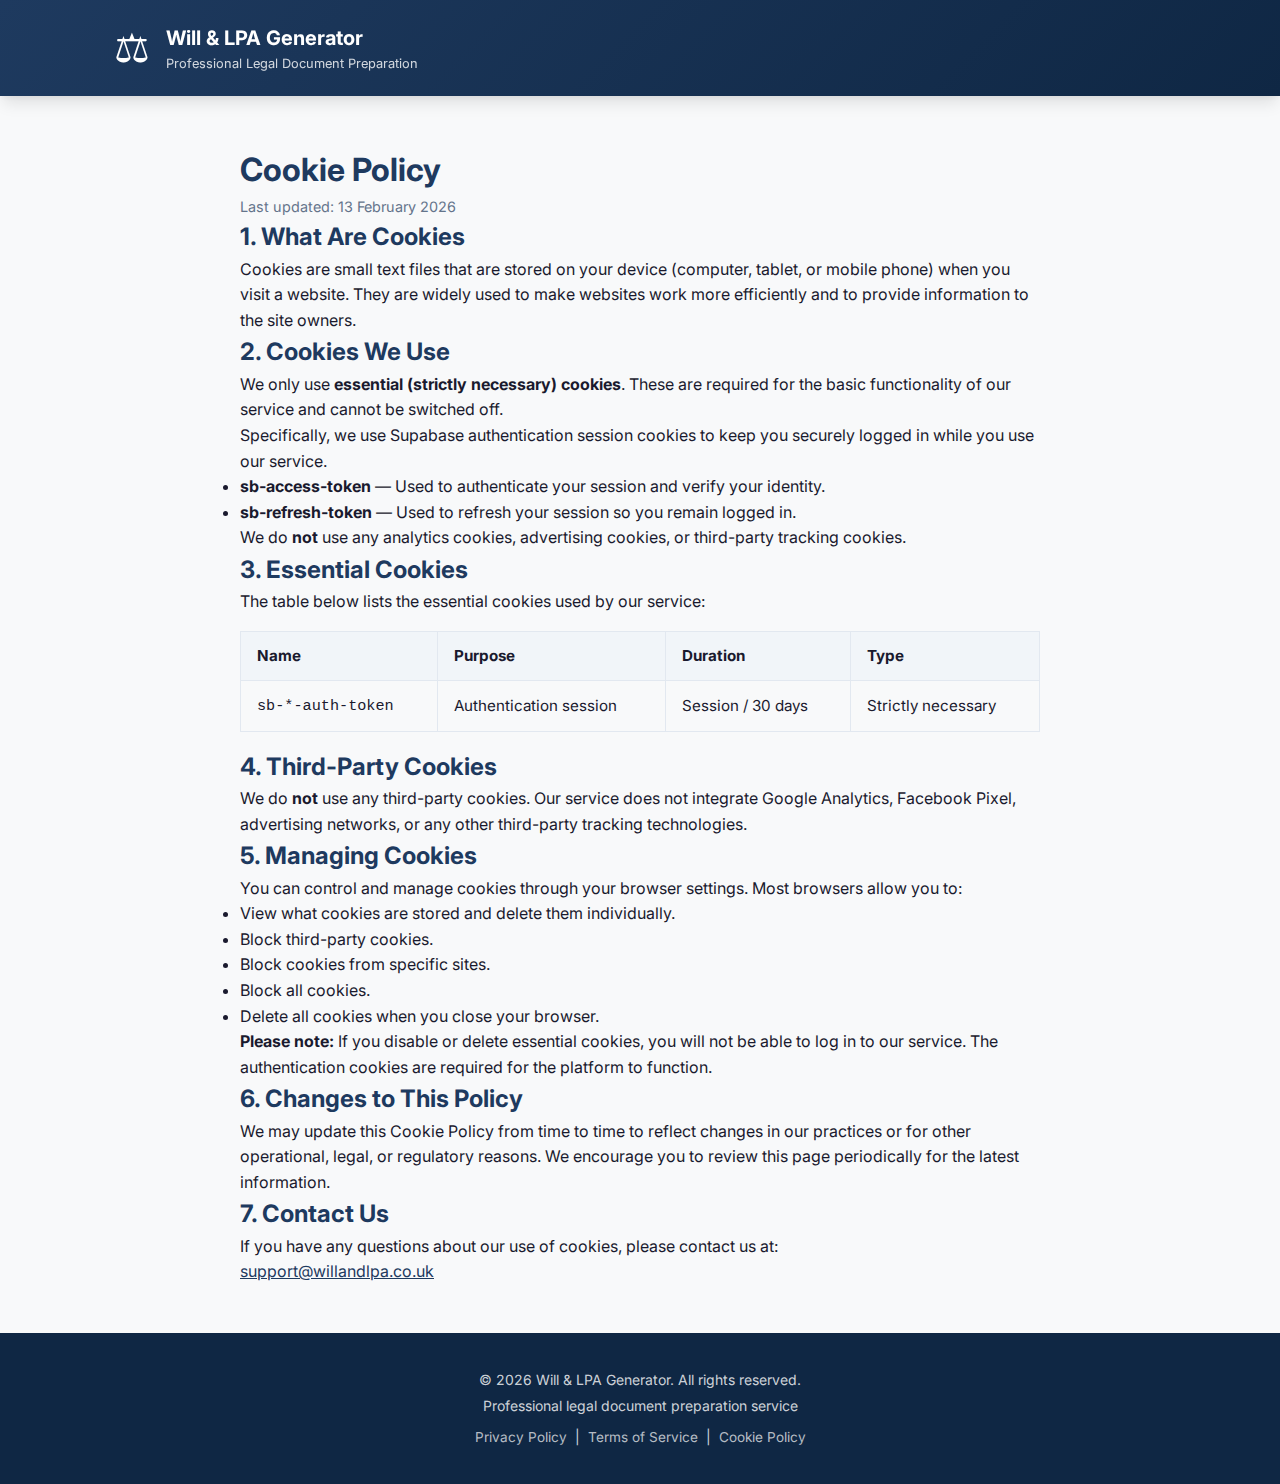
<file: cookie-policy.html>
<!DOCTYPE html>
<html lang="en">
<head>
    <meta charset="UTF-8">
    <meta name="viewport" content="width=device-width, initial-scale=1.0">
    <title>Cookie Policy - Will & LPA Generator</title>
    <link rel="preconnect" href="https://fonts.googleapis.com">
    <link rel="preconnect" href="https://fonts.gstatic.com" crossorigin>
    <link href="https://fonts.googleapis.com/css2?family=Amiri:wght@400;700&family=Inter:wght@300;400;500;600;700&display=swap" rel="stylesheet">
    <link rel="stylesheet" href="style.css">
    <link rel="icon" type="image/svg+xml" href="data:image/svg+xml,<svg xmlns='http://www.w3.org/2000/svg' viewBox='0 0 100 100'><text y='.9em' font-size='90'>&#9878;</text></svg>">
</head>
<body>
    <!-- Header -->
    <header class="header">
        <div class="home-container">
            <div style="display:flex;justify-content:space-between;align-items:center;">
                <a href="index.html" class="logo" style="text-decoration:none;color:inherit;">
                    <span class="logo-icon">&#9878;</span>
                    <div>
                        <h1 class="brand-name" style="font-size:1.25rem;margin:0;">Will & LPA Generator</h1>
                        <p style="font-size:0.8rem;opacity:0.8;margin:0;">Professional Legal Document Preparation</p>
                    </div>
                </a>
            </div>
        </div>
    </header>

    <!-- Content -->
    <div class="home-container" style="padding:3rem 1rem;">
        <div style="max-width:800px;margin:0 auto;">

            <h1 style="color:#1e3a5f;">Cookie Policy</h1>
            <p style="color:#64748b;font-size:0.9rem;">Last updated: 13 February 2026</p>

            <h2 style="color:#1e3a5f;">1. What Are Cookies</h2>
            <p>Cookies are small text files that are stored on your device (computer, tablet, or mobile phone) when you visit a website. They are widely used to make websites work more efficiently and to provide information to the site owners.</p>

            <h2 style="color:#1e3a5f;">2. Cookies We Use</h2>
            <p>We only use <strong>essential (strictly necessary) cookies</strong>. These are required for the basic functionality of our service and cannot be switched off.</p>
            <p>Specifically, we use Supabase authentication session cookies to keep you securely logged in while you use our service.</p>
            <ul>
                <li><strong>sb-access-token</strong> &mdash; Used to authenticate your session and verify your identity.</li>
                <li><strong>sb-refresh-token</strong> &mdash; Used to refresh your session so you remain logged in.</li>
            </ul>
            <p>We do <strong>not</strong> use any analytics cookies, advertising cookies, or third-party tracking cookies.</p>

            <h2 style="color:#1e3a5f;">3. Essential Cookies</h2>
            <p>The table below lists the essential cookies used by our service:</p>
            <div style="overflow-x:auto;">
                <table style="width:100%;border-collapse:collapse;margin:1rem 0;font-size:0.95rem;">
                    <thead>
                        <tr style="background:#f1f5f9;text-align:left;">
                            <th style="padding:0.75rem 1rem;border:1px solid #e2e8f0;">Name</th>
                            <th style="padding:0.75rem 1rem;border:1px solid #e2e8f0;">Purpose</th>
                            <th style="padding:0.75rem 1rem;border:1px solid #e2e8f0;">Duration</th>
                            <th style="padding:0.75rem 1rem;border:1px solid #e2e8f0;">Type</th>
                        </tr>
                    </thead>
                    <tbody>
                        <tr>
                            <td style="padding:0.75rem 1rem;border:1px solid #e2e8f0;"><code>sb-*-auth-token</code></td>
                            <td style="padding:0.75rem 1rem;border:1px solid #e2e8f0;">Authentication session</td>
                            <td style="padding:0.75rem 1rem;border:1px solid #e2e8f0;">Session / 30 days</td>
                            <td style="padding:0.75rem 1rem;border:1px solid #e2e8f0;">Strictly necessary</td>
                        </tr>
                    </tbody>
                </table>
            </div>

            <h2 style="color:#1e3a5f;">4. Third-Party Cookies</h2>
            <p>We do <strong>not</strong> use any third-party cookies. Our service does not integrate Google Analytics, Facebook Pixel, advertising networks, or any other third-party tracking technologies.</p>

            <h2 style="color:#1e3a5f;">5. Managing Cookies</h2>
            <p>You can control and manage cookies through your browser settings. Most browsers allow you to:</p>
            <ul>
                <li>View what cookies are stored and delete them individually.</li>
                <li>Block third-party cookies.</li>
                <li>Block cookies from specific sites.</li>
                <li>Block all cookies.</li>
                <li>Delete all cookies when you close your browser.</li>
            </ul>
            <p><strong>Please note:</strong> If you disable or delete essential cookies, you will not be able to log in to our service. The authentication cookies are required for the platform to function.</p>

            <h2 style="color:#1e3a5f;">6. Changes to This Policy</h2>
            <p>We may update this Cookie Policy from time to time to reflect changes in our practices or for other operational, legal, or regulatory reasons. We encourage you to review this page periodically for the latest information.</p>

            <h2 style="color:#1e3a5f;">7. Contact Us</h2>
            <p>If you have any questions about our use of cookies, please contact us at:</p>
            <p><a href="mailto:support@willandlpa.co.uk" style="color:#1e3a5f;">support@willandlpa.co.uk</a></p>

        </div>
    </div>

    <!-- Footer -->
    <footer class="footer">
        <div class="home-container">
            <p class="brand-footer">&copy; 2026 Will & LPA Generator. All rights reserved.</p>
            <p>Professional legal document preparation service</p>
            <p style="margin-top:0.5rem;">
                <a href="privacy-policy.html" style="color:rgba(255,255,255,0.7);font-size:0.85rem;text-decoration:none;">Privacy Policy</a> &nbsp;|&nbsp;
                <a href="terms.html" style="color:rgba(255,255,255,0.7);font-size:0.85rem;text-decoration:none;">Terms of Service</a> &nbsp;|&nbsp;
                <a href="cookie-policy.html" style="color:rgba(255,255,255,0.7);font-size:0.85rem;text-decoration:none;">Cookie Policy</a>
            </p>
        </div>
    </footer>
</body>
</html>
</file>
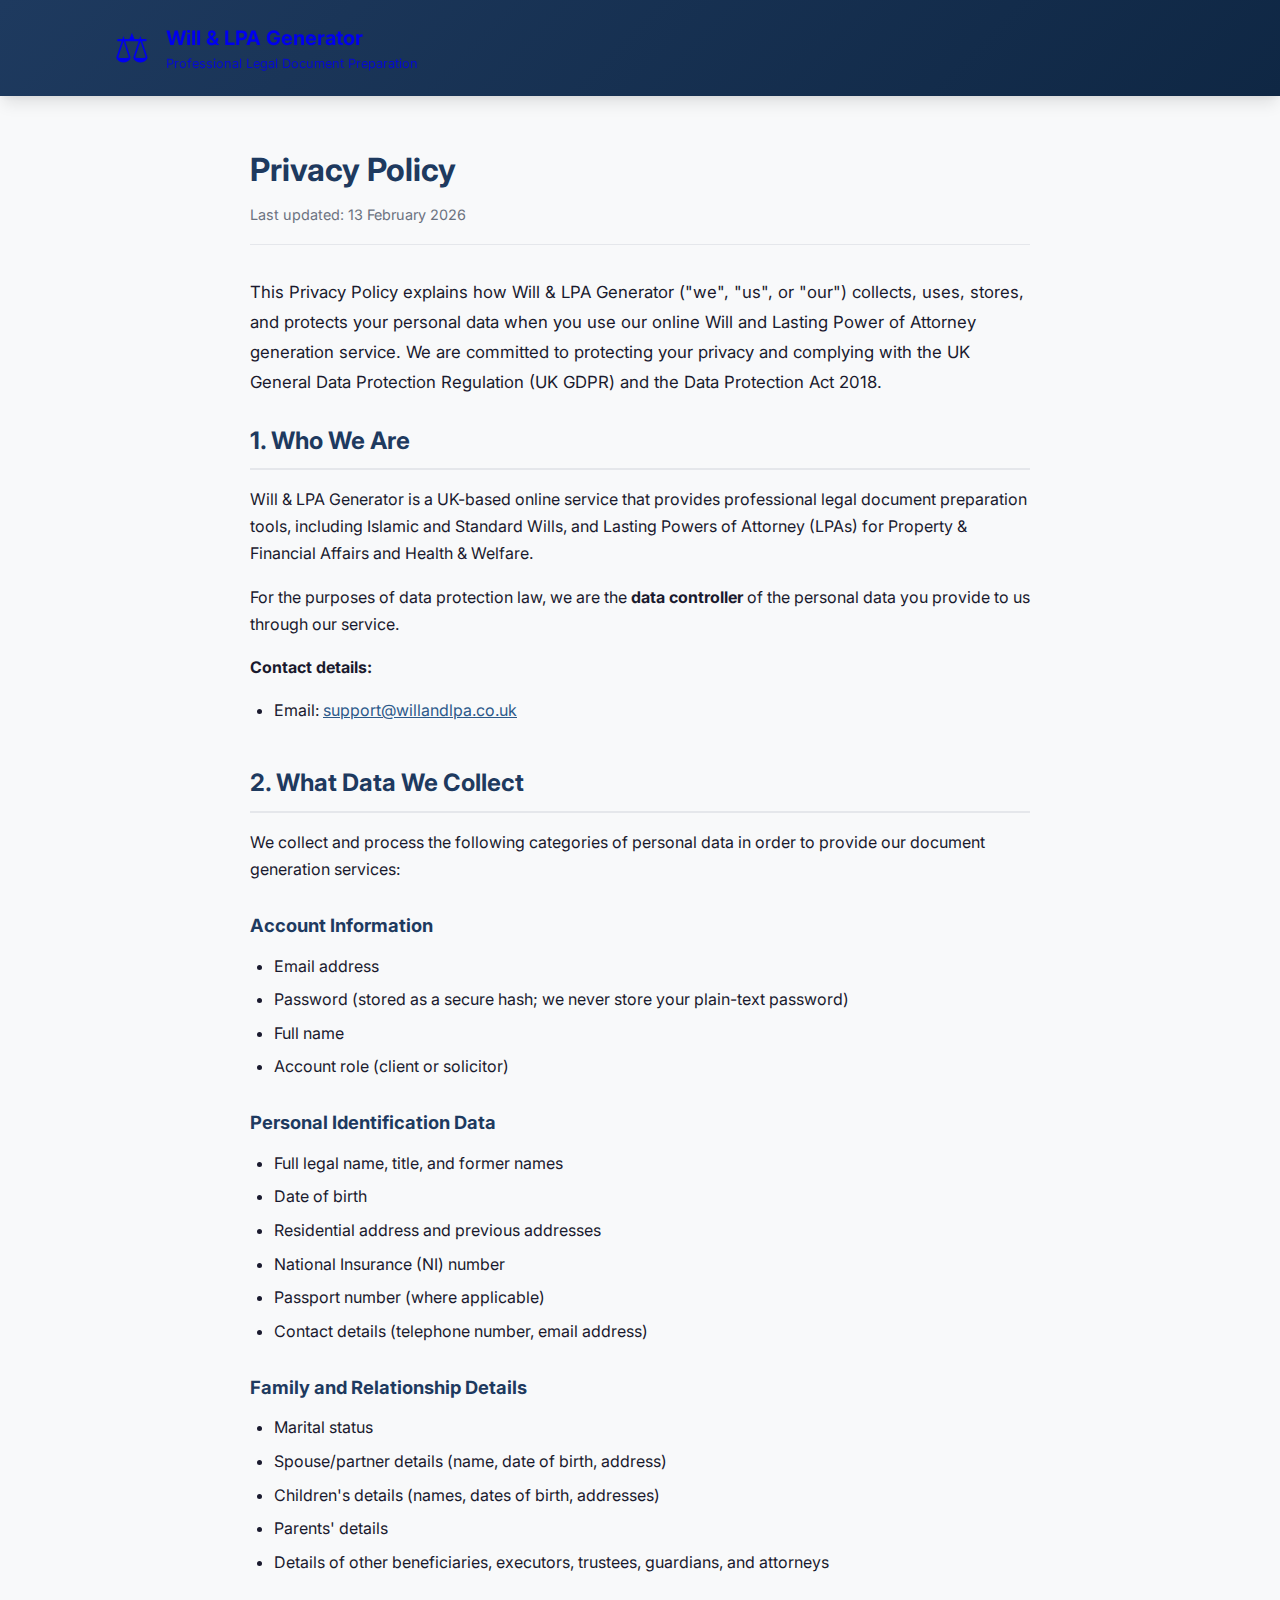
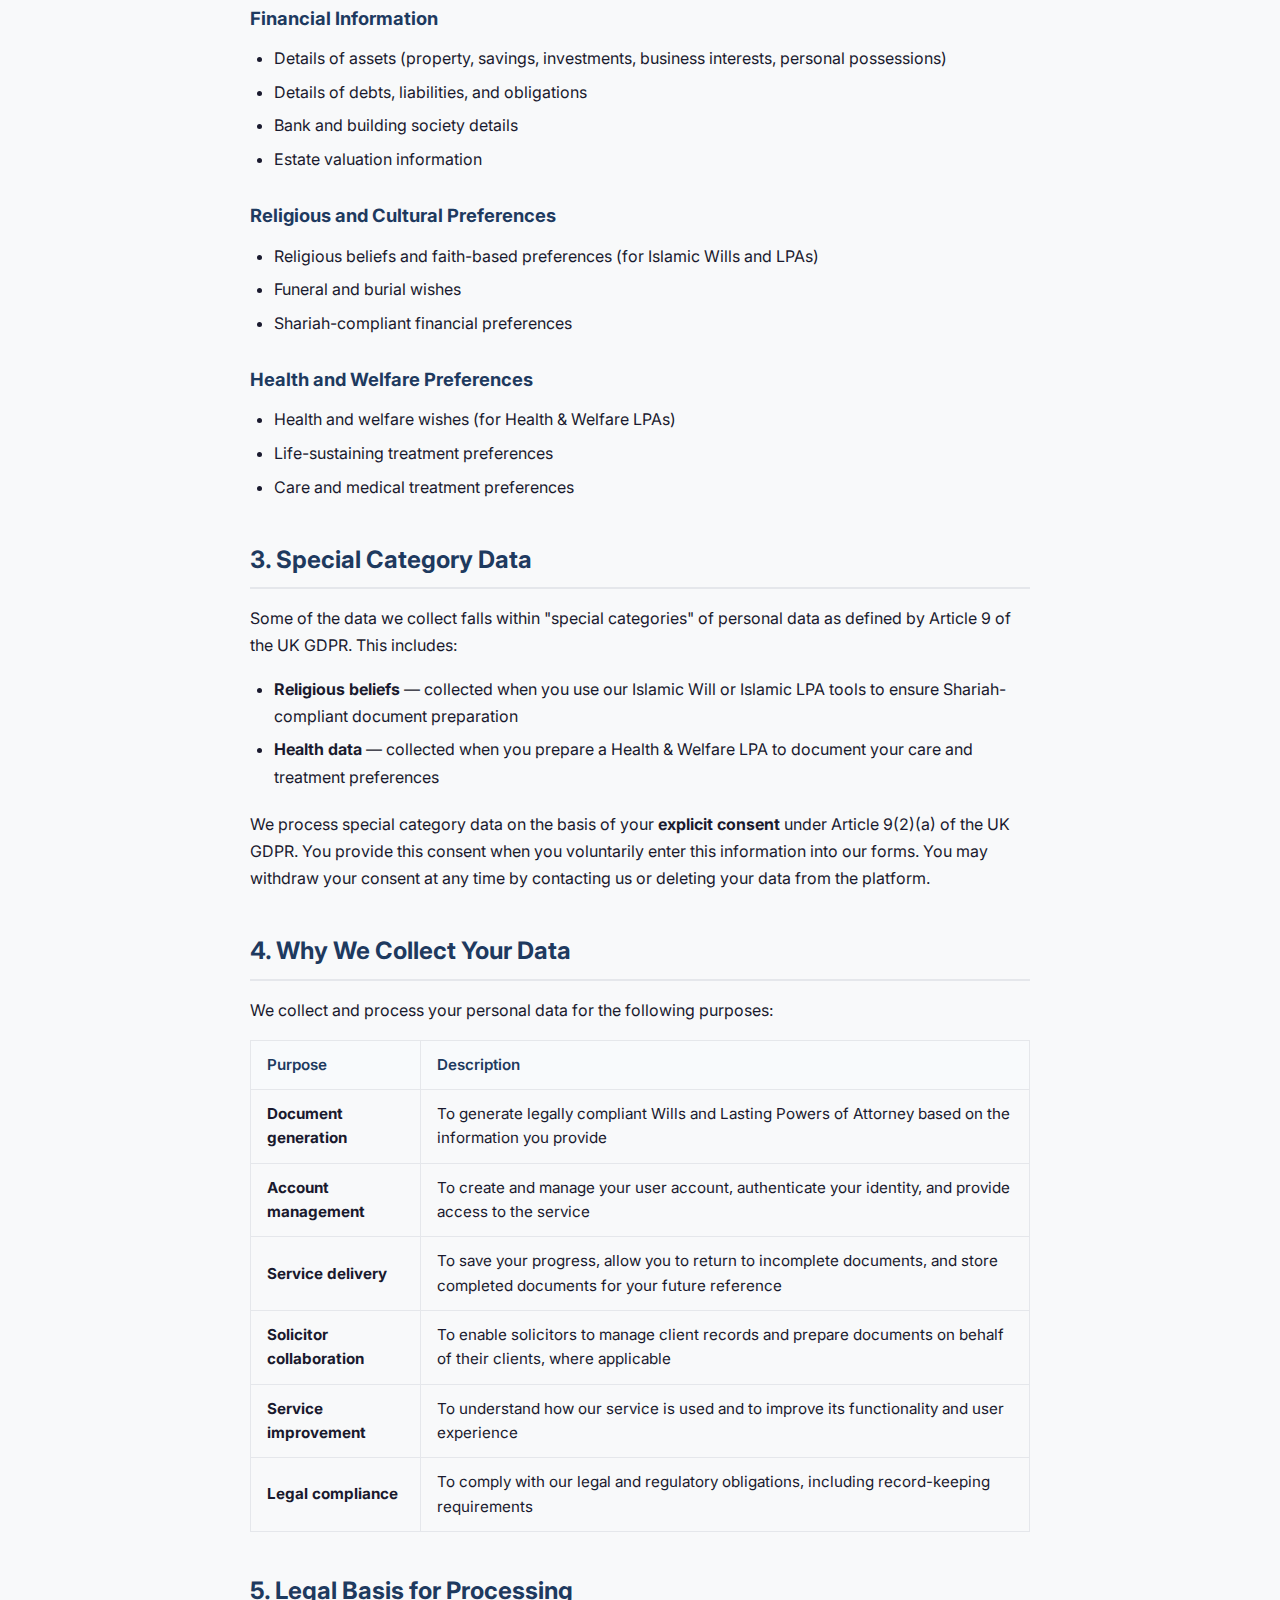
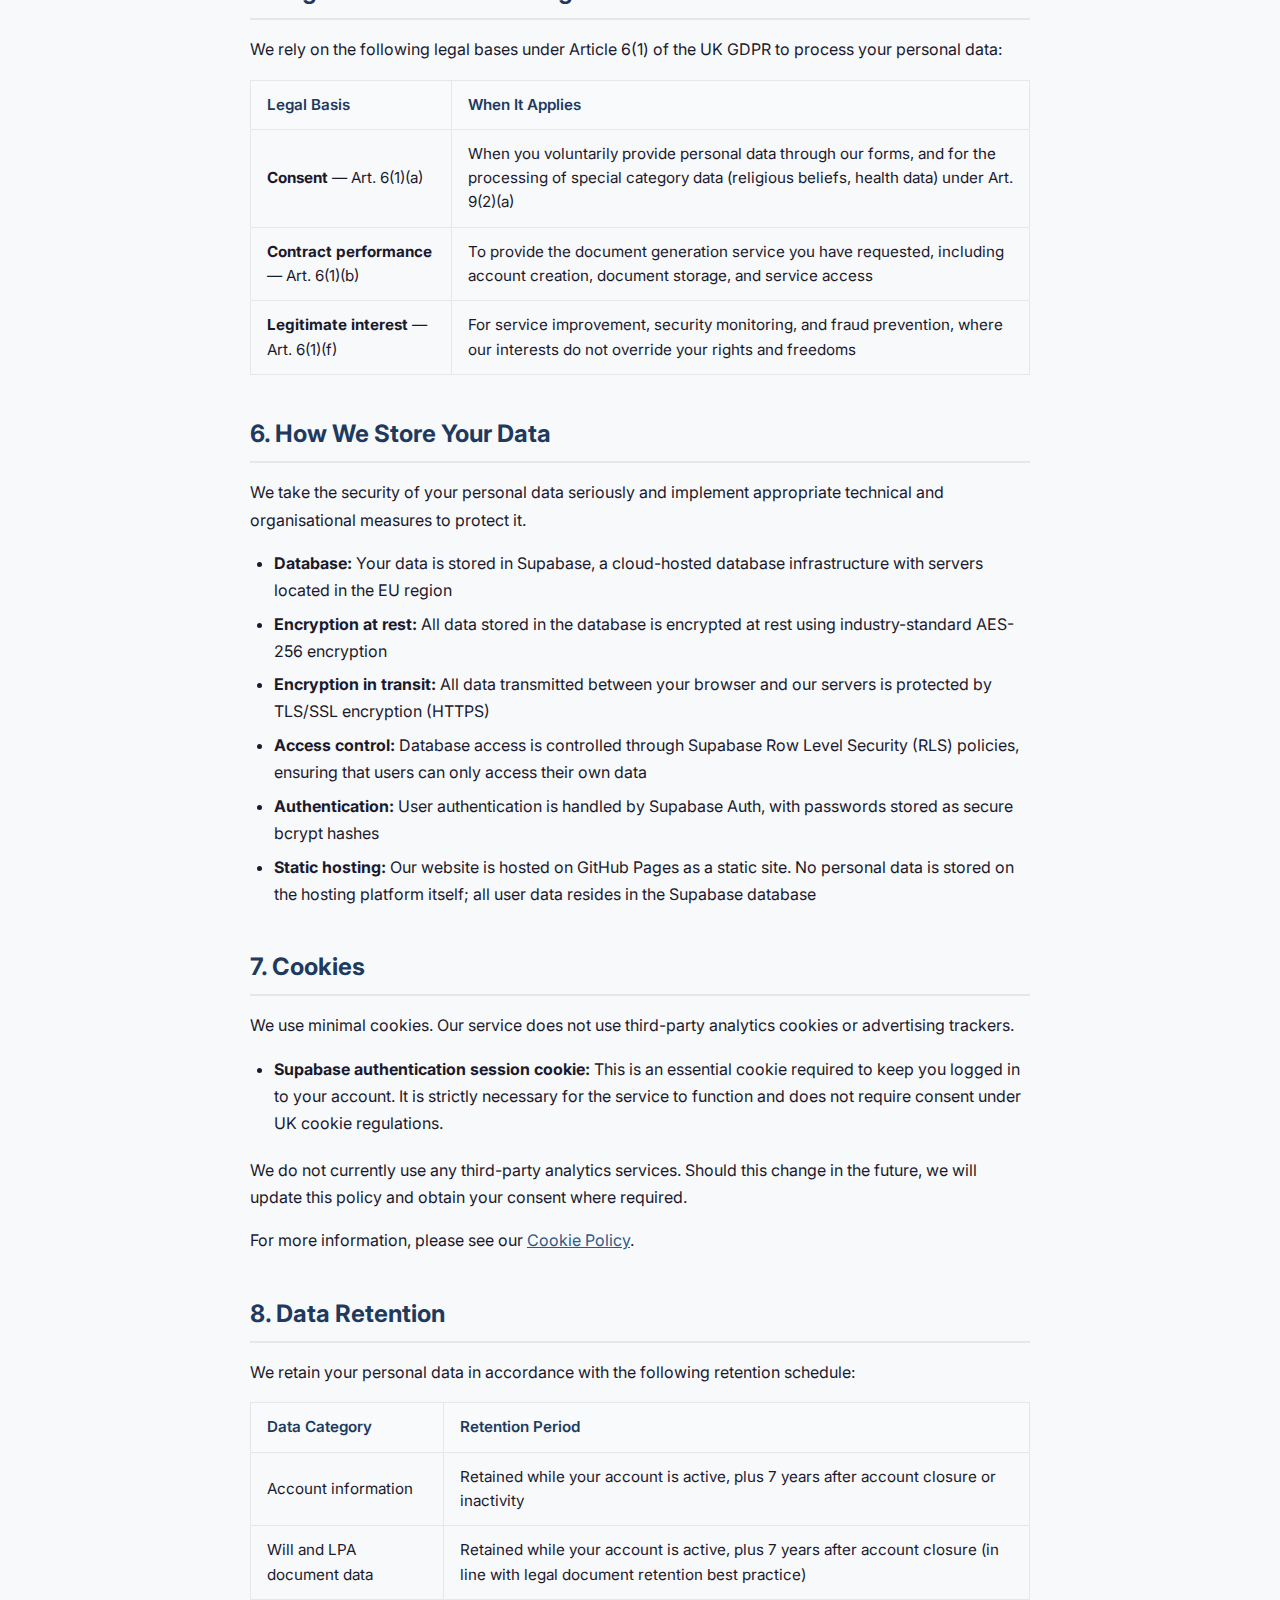
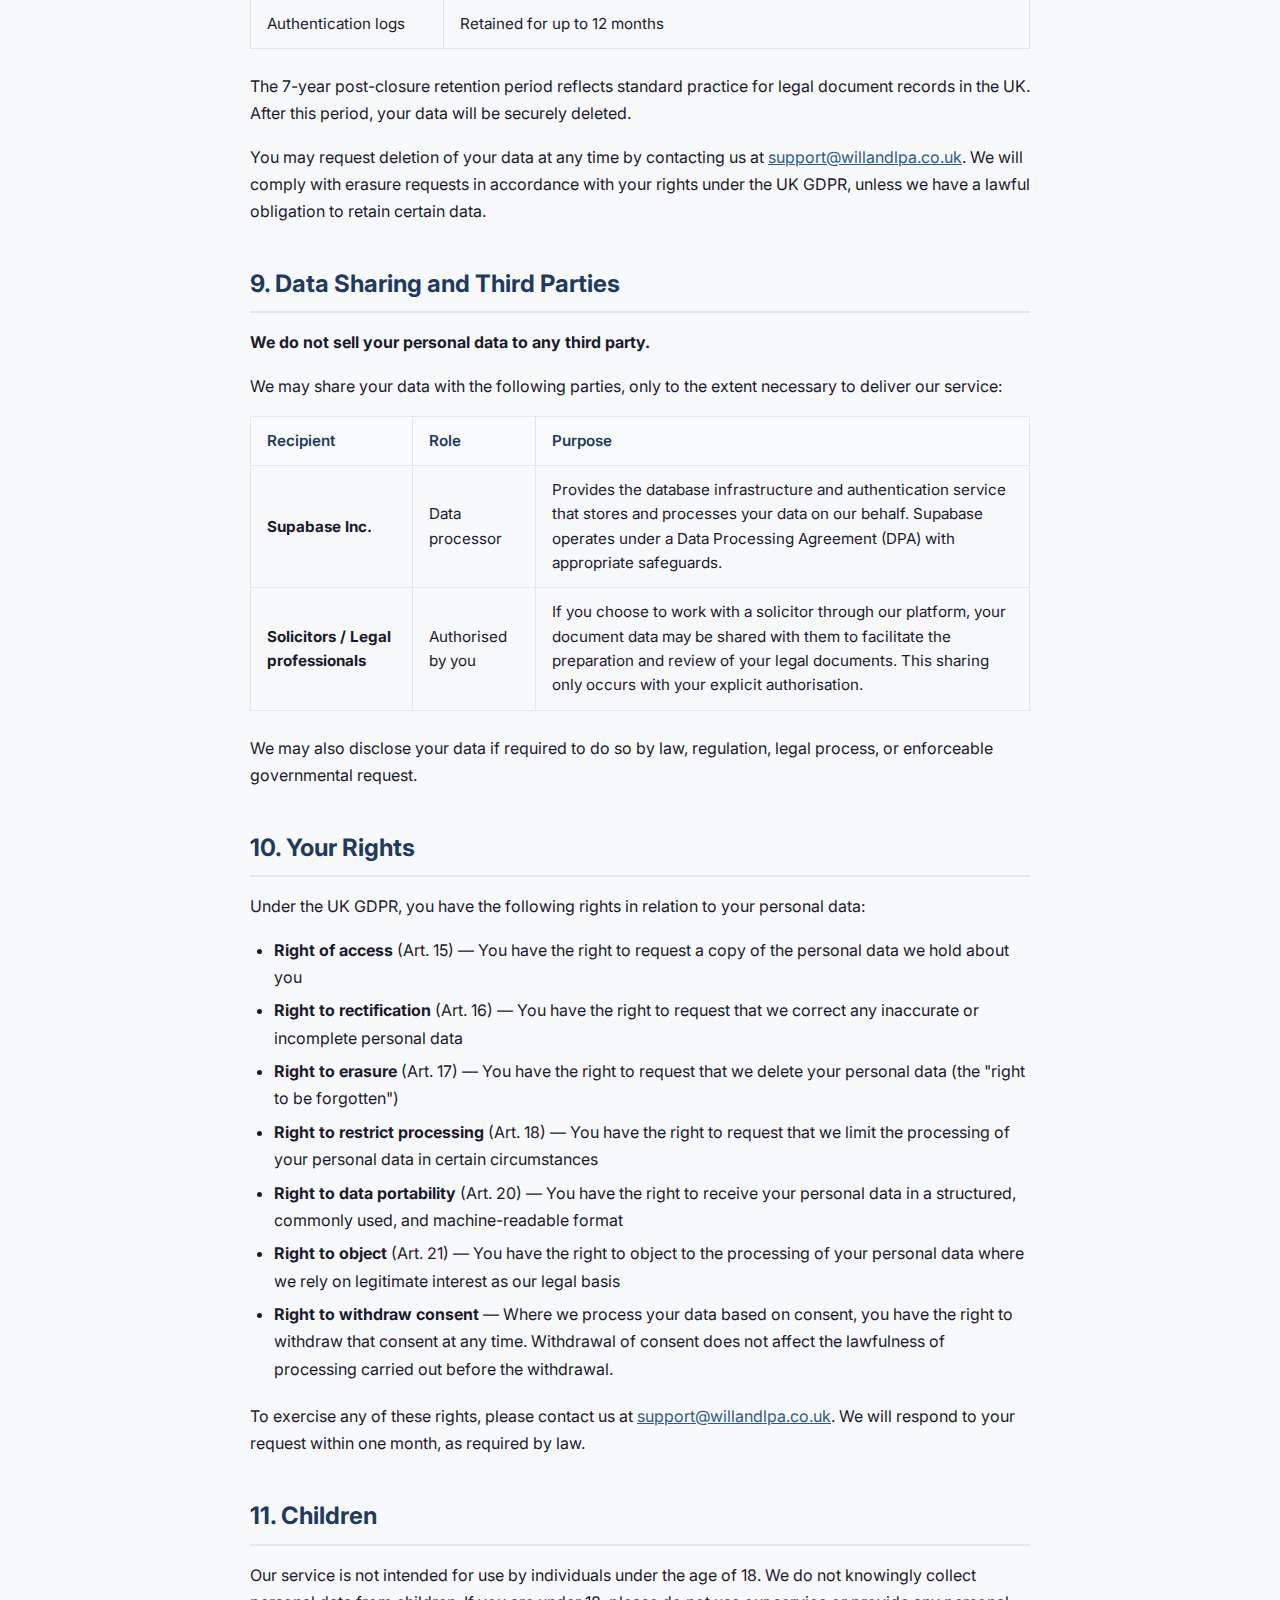
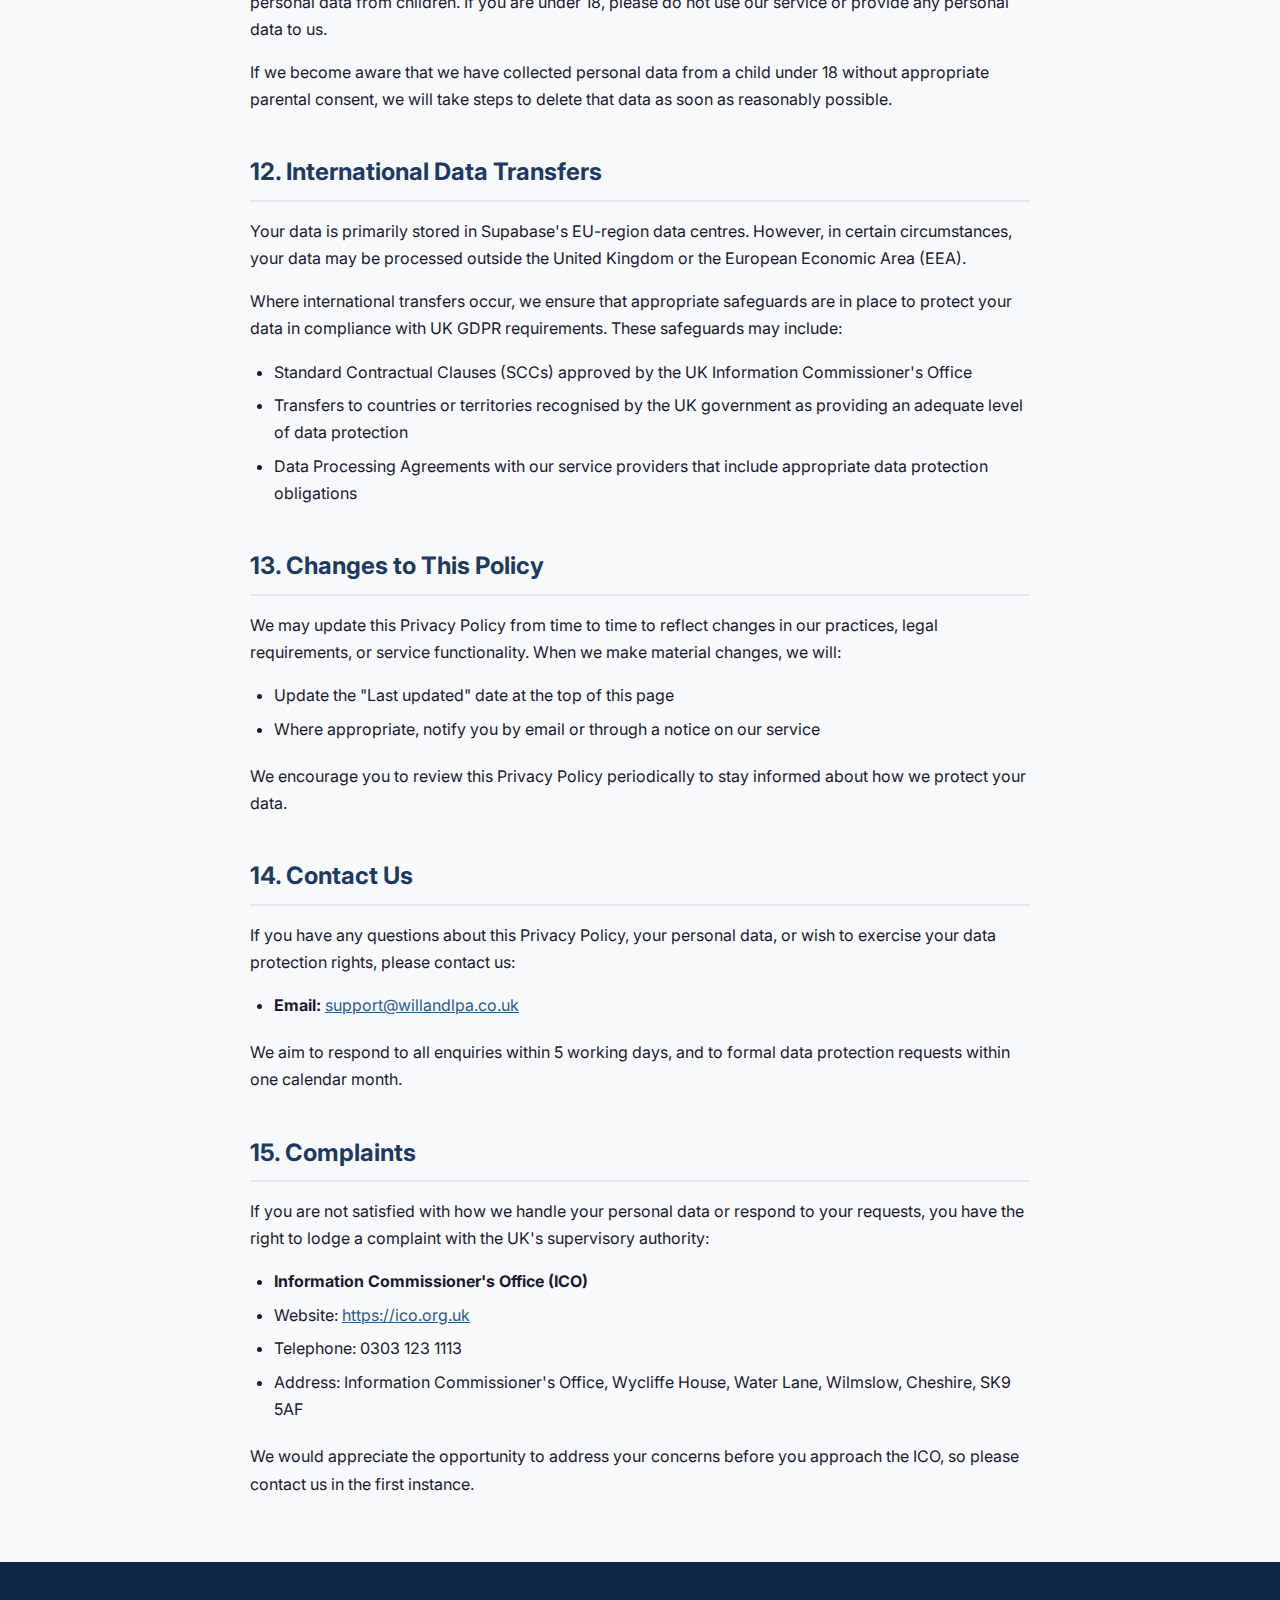
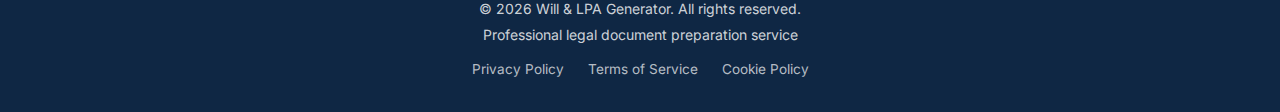
<file: privacy-policy.html>
<!DOCTYPE html>
<html lang="en">
<head>
    <meta charset="UTF-8">
    <meta name="viewport" content="width=device-width, initial-scale=1.0">
    <title>Privacy Policy - Will & LPA Generator</title>
    <link rel="preconnect" href="https://fonts.googleapis.com">
    <link rel="preconnect" href="https://fonts.gstatic.com" crossorigin>
    <link href="https://fonts.googleapis.com/css2?family=Amiri:wght@400;700&family=Inter:wght@300;400;500;600;700&display=swap" rel="stylesheet">
    <link rel="stylesheet" href="style.css">
    <link rel="icon" type="image/svg+xml" href="data:image/svg+xml,<svg xmlns='http://www.w3.org/2000/svg' viewBox='0 0 100 100'><text y='.9em' font-size='90'>&#9878;</text></svg>">
    <style>
        .policy-content {
            max-width: 780px;
            margin: 0 auto;
        }
        .policy-content .policy-updated {
            font-size: 0.9rem;
            color: var(--text-light);
            margin-bottom: 2rem;
            padding-bottom: 1rem;
            border-bottom: 1px solid var(--border);
        }
        .policy-content h2 {
            font-size: 1.5rem;
            color: #1e3a5f;
            margin: 2.5rem 0 1rem;
            padding-bottom: 0.5rem;
            border-bottom: 2px solid var(--border);
        }
        .policy-content h2:first-of-type {
            margin-top: 0;
        }
        .policy-content h3 {
            font-size: 1.15rem;
            color: #1e3a5f;
            margin: 1.75rem 0 0.75rem;
        }
        .policy-content p {
            margin-bottom: 1rem;
            line-height: 1.7;
            color: var(--text);
        }
        .policy-content ul, .policy-content ol {
            margin: 0.5rem 0 1.25rem 1.5rem;
            line-height: 1.7;
        }
        .policy-content li {
            margin-bottom: 0.4rem;
        }
        .policy-content table {
            width: 100%;
            border-collapse: collapse;
            margin: 1rem 0 1.5rem;
        }
        .policy-content th, .policy-content td {
            border: 1px solid var(--border);
            padding: 0.75rem 1rem;
            text-align: left;
            font-size: 0.95rem;
        }
        .policy-content th {
            background: #f8fafc;
            font-weight: 600;
            color: #1e3a5f;
        }
        .policy-content a {
            color: var(--primary-light);
            text-decoration: underline;
        }
        .policy-content a:hover {
            color: var(--primary);
        }
        .policy-content .policy-intro {
            font-size: 1.05rem;
            color: var(--text);
            line-height: 1.8;
            margin-bottom: 1.5rem;
        }
    </style>
</head>
<body>
    <header class="header">
        <div class="home-container">
            <div style="display:flex;justify-content:space-between;align-items:center;">
                <a href="index.html" class="logo" style="text-decoration:none;">
                    <span class="logo-icon">&#9878;</span>
                    <div>
                        <h1 class="brand-name" style="font-size:1.25rem;margin:0;">Will & LPA Generator</h1>
                        <p style="font-size:0.8rem;opacity:0.8;margin:0;">Professional Legal Document Preparation</p>
                    </div>
                </a>
            </div>
        </div>
    </header>

    <div class="home-container" style="padding:3rem 1rem;">
        <div class="policy-content">
            <h1 style="font-size:2rem;color:#1e3a5f;margin-bottom:0.5rem;">Privacy Policy</h1>
            <p class="policy-updated">Last updated: 13 February 2026</p>

            <p class="policy-intro">This Privacy Policy explains how Will &amp; LPA Generator ("we", "us", or "our") collects, uses, stores, and protects your personal data when you use our online Will and Lasting Power of Attorney generation service. We are committed to protecting your privacy and complying with the UK General Data Protection Regulation (UK GDPR) and the Data Protection Act 2018.</p>

            <!-- 1. Who We Are -->
            <h2>1. Who We Are</h2>
            <p>Will &amp; LPA Generator is a UK-based online service that provides professional legal document preparation tools, including Islamic and Standard Wills, and Lasting Powers of Attorney (LPAs) for Property &amp; Financial Affairs and Health &amp; Welfare.</p>
            <p>For the purposes of data protection law, we are the <strong>data controller</strong> of the personal data you provide to us through our service.</p>
            <p><strong>Contact details:</strong></p>
            <ul>
                <li>Email: <a href="mailto:support@willandlpa.co.uk">support@willandlpa.co.uk</a></li>
            </ul>

            <!-- 2. What Data We Collect -->
            <h2>2. What Data We Collect</h2>
            <p>We collect and process the following categories of personal data in order to provide our document generation services:</p>

            <h3>Account Information</h3>
            <ul>
                <li>Email address</li>
                <li>Password (stored as a secure hash; we never store your plain-text password)</li>
                <li>Full name</li>
                <li>Account role (client or solicitor)</li>
            </ul>

            <h3>Personal Identification Data</h3>
            <ul>
                <li>Full legal name, title, and former names</li>
                <li>Date of birth</li>
                <li>Residential address and previous addresses</li>
                <li>National Insurance (NI) number</li>
                <li>Passport number (where applicable)</li>
                <li>Contact details (telephone number, email address)</li>
            </ul>

            <h3>Family and Relationship Details</h3>
            <ul>
                <li>Marital status</li>
                <li>Spouse/partner details (name, date of birth, address)</li>
                <li>Children's details (names, dates of birth, addresses)</li>
                <li>Parents' details</li>
                <li>Details of other beneficiaries, executors, trustees, guardians, and attorneys</li>
            </ul>

            <h3>Financial Information</h3>
            <ul>
                <li>Details of assets (property, savings, investments, business interests, personal possessions)</li>
                <li>Details of debts, liabilities, and obligations</li>
                <li>Bank and building society details</li>
                <li>Estate valuation information</li>
            </ul>

            <h3>Religious and Cultural Preferences</h3>
            <ul>
                <li>Religious beliefs and faith-based preferences (for Islamic Wills and LPAs)</li>
                <li>Funeral and burial wishes</li>
                <li>Shariah-compliant financial preferences</li>
            </ul>

            <h3>Health and Welfare Preferences</h3>
            <ul>
                <li>Health and welfare wishes (for Health &amp; Welfare LPAs)</li>
                <li>Life-sustaining treatment preferences</li>
                <li>Care and medical treatment preferences</li>
            </ul>

            <!-- 3. Special Category Data -->
            <h2>3. Special Category Data</h2>
            <p>Some of the data we collect falls within "special categories" of personal data as defined by Article 9 of the UK GDPR. This includes:</p>
            <ul>
                <li><strong>Religious beliefs</strong> &mdash; collected when you use our Islamic Will or Islamic LPA tools to ensure Shariah-compliant document preparation</li>
                <li><strong>Health data</strong> &mdash; collected when you prepare a Health &amp; Welfare LPA to document your care and treatment preferences</li>
            </ul>
            <p>We process special category data on the basis of your <strong>explicit consent</strong> under Article 9(2)(a) of the UK GDPR. You provide this consent when you voluntarily enter this information into our forms. You may withdraw your consent at any time by contacting us or deleting your data from the platform.</p>

            <!-- 4. Why We Collect It -->
            <h2>4. Why We Collect Your Data</h2>
            <p>We collect and process your personal data for the following purposes:</p>
            <table>
                <thead>
                    <tr>
                        <th>Purpose</th>
                        <th>Description</th>
                    </tr>
                </thead>
                <tbody>
                    <tr>
                        <td><strong>Document generation</strong></td>
                        <td>To generate legally compliant Wills and Lasting Powers of Attorney based on the information you provide</td>
                    </tr>
                    <tr>
                        <td><strong>Account management</strong></td>
                        <td>To create and manage your user account, authenticate your identity, and provide access to the service</td>
                    </tr>
                    <tr>
                        <td><strong>Service delivery</strong></td>
                        <td>To save your progress, allow you to return to incomplete documents, and store completed documents for your future reference</td>
                    </tr>
                    <tr>
                        <td><strong>Solicitor collaboration</strong></td>
                        <td>To enable solicitors to manage client records and prepare documents on behalf of their clients, where applicable</td>
                    </tr>
                    <tr>
                        <td><strong>Service improvement</strong></td>
                        <td>To understand how our service is used and to improve its functionality and user experience</td>
                    </tr>
                    <tr>
                        <td><strong>Legal compliance</strong></td>
                        <td>To comply with our legal and regulatory obligations, including record-keeping requirements</td>
                    </tr>
                </tbody>
            </table>

            <!-- 5. Legal Basis -->
            <h2>5. Legal Basis for Processing</h2>
            <p>We rely on the following legal bases under Article 6(1) of the UK GDPR to process your personal data:</p>
            <table>
                <thead>
                    <tr>
                        <th>Legal Basis</th>
                        <th>When It Applies</th>
                    </tr>
                </thead>
                <tbody>
                    <tr>
                        <td><strong>Consent</strong> &mdash; Art. 6(1)(a)</td>
                        <td>When you voluntarily provide personal data through our forms, and for the processing of special category data (religious beliefs, health data) under Art. 9(2)(a)</td>
                    </tr>
                    <tr>
                        <td><strong>Contract performance</strong> &mdash; Art. 6(1)(b)</td>
                        <td>To provide the document generation service you have requested, including account creation, document storage, and service access</td>
                    </tr>
                    <tr>
                        <td><strong>Legitimate interest</strong> &mdash; Art. 6(1)(f)</td>
                        <td>For service improvement, security monitoring, and fraud prevention, where our interests do not override your rights and freedoms</td>
                    </tr>
                </tbody>
            </table>

            <!-- 6. How We Store Your Data -->
            <h2>6. How We Store Your Data</h2>
            <p>We take the security of your personal data seriously and implement appropriate technical and organisational measures to protect it.</p>
            <ul>
                <li><strong>Database:</strong> Your data is stored in Supabase, a cloud-hosted database infrastructure with servers located in the EU region</li>
                <li><strong>Encryption at rest:</strong> All data stored in the database is encrypted at rest using industry-standard AES-256 encryption</li>
                <li><strong>Encryption in transit:</strong> All data transmitted between your browser and our servers is protected by TLS/SSL encryption (HTTPS)</li>
                <li><strong>Access control:</strong> Database access is controlled through Supabase Row Level Security (RLS) policies, ensuring that users can only access their own data</li>
                <li><strong>Authentication:</strong> User authentication is handled by Supabase Auth, with passwords stored as secure bcrypt hashes</li>
                <li><strong>Static hosting:</strong> Our website is hosted on GitHub Pages as a static site. No personal data is stored on the hosting platform itself; all user data resides in the Supabase database</li>
            </ul>

            <!-- 7. Cookies -->
            <h2>7. Cookies</h2>
            <p>We use minimal cookies. Our service does not use third-party analytics cookies or advertising trackers.</p>
            <ul>
                <li><strong>Supabase authentication session cookie:</strong> This is an essential cookie required to keep you logged in to your account. It is strictly necessary for the service to function and does not require consent under UK cookie regulations.</li>
            </ul>
            <p>We do not currently use any third-party analytics services. Should this change in the future, we will update this policy and obtain your consent where required.</p>
            <p>For more information, please see our <a href="cookie-policy.html">Cookie Policy</a>.</p>

            <!-- 8. Data Retention -->
            <h2>8. Data Retention</h2>
            <p>We retain your personal data in accordance with the following retention schedule:</p>
            <table>
                <thead>
                    <tr>
                        <th>Data Category</th>
                        <th>Retention Period</th>
                    </tr>
                </thead>
                <tbody>
                    <tr>
                        <td>Account information</td>
                        <td>Retained while your account is active, plus 7 years after account closure or inactivity</td>
                    </tr>
                    <tr>
                        <td>Will and LPA document data</td>
                        <td>Retained while your account is active, plus 7 years after account closure (in line with legal document retention best practice)</td>
                    </tr>
                    <tr>
                        <td>Authentication logs</td>
                        <td>Retained for up to 12 months</td>
                    </tr>
                </tbody>
            </table>
            <p>The 7-year post-closure retention period reflects standard practice for legal document records in the UK. After this period, your data will be securely deleted.</p>
            <p>You may request deletion of your data at any time by contacting us at <a href="mailto:support@willandlpa.co.uk">support@willandlpa.co.uk</a>. We will comply with erasure requests in accordance with your rights under the UK GDPR, unless we have a lawful obligation to retain certain data.</p>

            <!-- 9. Data Sharing -->
            <h2>9. Data Sharing and Third Parties</h2>
            <p><strong>We do not sell your personal data to any third party.</strong></p>
            <p>We may share your data with the following parties, only to the extent necessary to deliver our service:</p>
            <table>
                <thead>
                    <tr>
                        <th>Recipient</th>
                        <th>Role</th>
                        <th>Purpose</th>
                    </tr>
                </thead>
                <tbody>
                    <tr>
                        <td><strong>Supabase Inc.</strong></td>
                        <td>Data processor</td>
                        <td>Provides the database infrastructure and authentication service that stores and processes your data on our behalf. Supabase operates under a Data Processing Agreement (DPA) with appropriate safeguards.</td>
                    </tr>
                    <tr>
                        <td><strong>Solicitors / Legal professionals</strong></td>
                        <td>Authorised by you</td>
                        <td>If you choose to work with a solicitor through our platform, your document data may be shared with them to facilitate the preparation and review of your legal documents. This sharing only occurs with your explicit authorisation.</td>
                    </tr>
                </tbody>
            </table>
            <p>We may also disclose your data if required to do so by law, regulation, legal process, or enforceable governmental request.</p>

            <!-- 10. Your Rights -->
            <h2>10. Your Rights</h2>
            <p>Under the UK GDPR, you have the following rights in relation to your personal data:</p>
            <ul>
                <li><strong>Right of access</strong> (Art. 15) &mdash; You have the right to request a copy of the personal data we hold about you</li>
                <li><strong>Right to rectification</strong> (Art. 16) &mdash; You have the right to request that we correct any inaccurate or incomplete personal data</li>
                <li><strong>Right to erasure</strong> (Art. 17) &mdash; You have the right to request that we delete your personal data (the "right to be forgotten")</li>
                <li><strong>Right to restrict processing</strong> (Art. 18) &mdash; You have the right to request that we limit the processing of your personal data in certain circumstances</li>
                <li><strong>Right to data portability</strong> (Art. 20) &mdash; You have the right to receive your personal data in a structured, commonly used, and machine-readable format</li>
                <li><strong>Right to object</strong> (Art. 21) &mdash; You have the right to object to the processing of your personal data where we rely on legitimate interest as our legal basis</li>
                <li><strong>Right to withdraw consent</strong> &mdash; Where we process your data based on consent, you have the right to withdraw that consent at any time. Withdrawal of consent does not affect the lawfulness of processing carried out before the withdrawal.</li>
            </ul>
            <p>To exercise any of these rights, please contact us at <a href="mailto:support@willandlpa.co.uk">support@willandlpa.co.uk</a>. We will respond to your request within one month, as required by law.</p>

            <!-- 11. Children -->
            <h2>11. Children</h2>
            <p>Our service is not intended for use by individuals under the age of 18. We do not knowingly collect personal data from children. If you are under 18, please do not use our service or provide any personal data to us.</p>
            <p>If we become aware that we have collected personal data from a child under 18 without appropriate parental consent, we will take steps to delete that data as soon as reasonably possible.</p>

            <!-- 12. International Transfers -->
            <h2>12. International Data Transfers</h2>
            <p>Your data is primarily stored in Supabase's EU-region data centres. However, in certain circumstances, your data may be processed outside the United Kingdom or the European Economic Area (EEA).</p>
            <p>Where international transfers occur, we ensure that appropriate safeguards are in place to protect your data in compliance with UK GDPR requirements. These safeguards may include:</p>
            <ul>
                <li>Standard Contractual Clauses (SCCs) approved by the UK Information Commissioner's Office</li>
                <li>Transfers to countries or territories recognised by the UK government as providing an adequate level of data protection</li>
                <li>Data Processing Agreements with our service providers that include appropriate data protection obligations</li>
            </ul>

            <!-- 13. Changes to This Policy -->
            <h2>13. Changes to This Policy</h2>
            <p>We may update this Privacy Policy from time to time to reflect changes in our practices, legal requirements, or service functionality. When we make material changes, we will:</p>
            <ul>
                <li>Update the "Last updated" date at the top of this page</li>
                <li>Where appropriate, notify you by email or through a notice on our service</li>
            </ul>
            <p>We encourage you to review this Privacy Policy periodically to stay informed about how we protect your data.</p>

            <!-- 14. Contact Us -->
            <h2>14. Contact Us</h2>
            <p>If you have any questions about this Privacy Policy, your personal data, or wish to exercise your data protection rights, please contact us:</p>
            <ul>
                <li><strong>Email:</strong> <a href="mailto:support@willandlpa.co.uk">support@willandlpa.co.uk</a></li>
            </ul>
            <p>We aim to respond to all enquiries within 5 working days, and to formal data protection requests within one calendar month.</p>

            <!-- 15. Complaints -->
            <h2>15. Complaints</h2>
            <p>If you are not satisfied with how we handle your personal data or respond to your requests, you have the right to lodge a complaint with the UK's supervisory authority:</p>
            <ul>
                <li><strong>Information Commissioner's Office (ICO)</strong></li>
                <li>Website: <a href="https://ico.org.uk" target="_blank" rel="noopener noreferrer">https://ico.org.uk</a></li>
                <li>Telephone: 0303 123 1113</li>
                <li>Address: Information Commissioner's Office, Wycliffe House, Water Lane, Wilmslow, Cheshire, SK9 5AF</li>
            </ul>
            <p>We would appreciate the opportunity to address your concerns before you approach the ICO, so please contact us in the first instance.</p>
        </div>
    </div>

    <footer class="footer">
        <div class="home-container">
            <p class="brand-footer">&copy; 2026 Will & LPA Generator. All rights reserved.</p>
            <p>Professional legal document preparation service</p>
            <div style="margin-top:0.75rem;display:flex;gap:1.5rem;justify-content:center;flex-wrap:wrap;">
                <a href="privacy-policy.html" style="color:rgba(255,255,255,0.7);font-size:0.85rem;text-decoration:none;">Privacy Policy</a>
                <a href="terms.html" style="color:rgba(255,255,255,0.7);font-size:0.85rem;text-decoration:none;">Terms of Service</a>
                <a href="cookie-policy.html" style="color:rgba(255,255,255,0.7);font-size:0.85rem;text-decoration:none;">Cookie Policy</a>
            </div>
        </div>
    </footer>
</body>
</html>
</file>
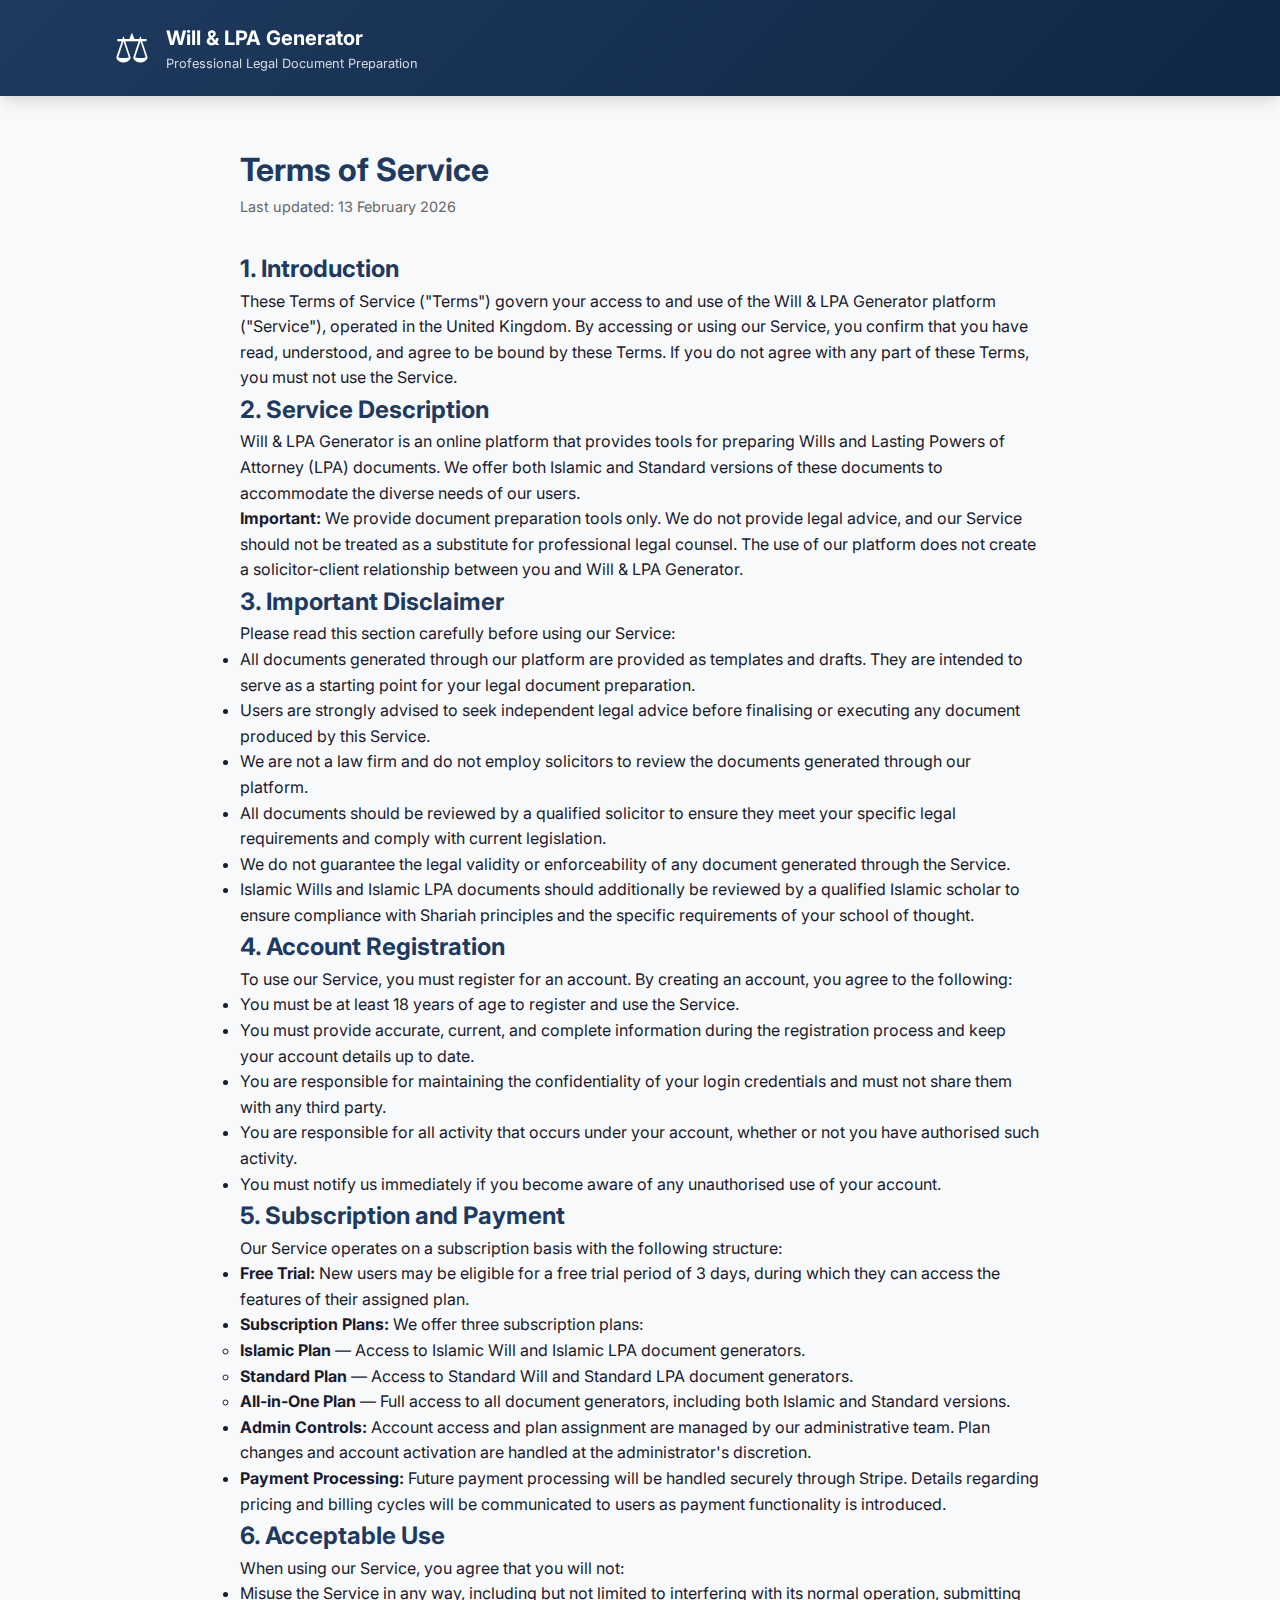
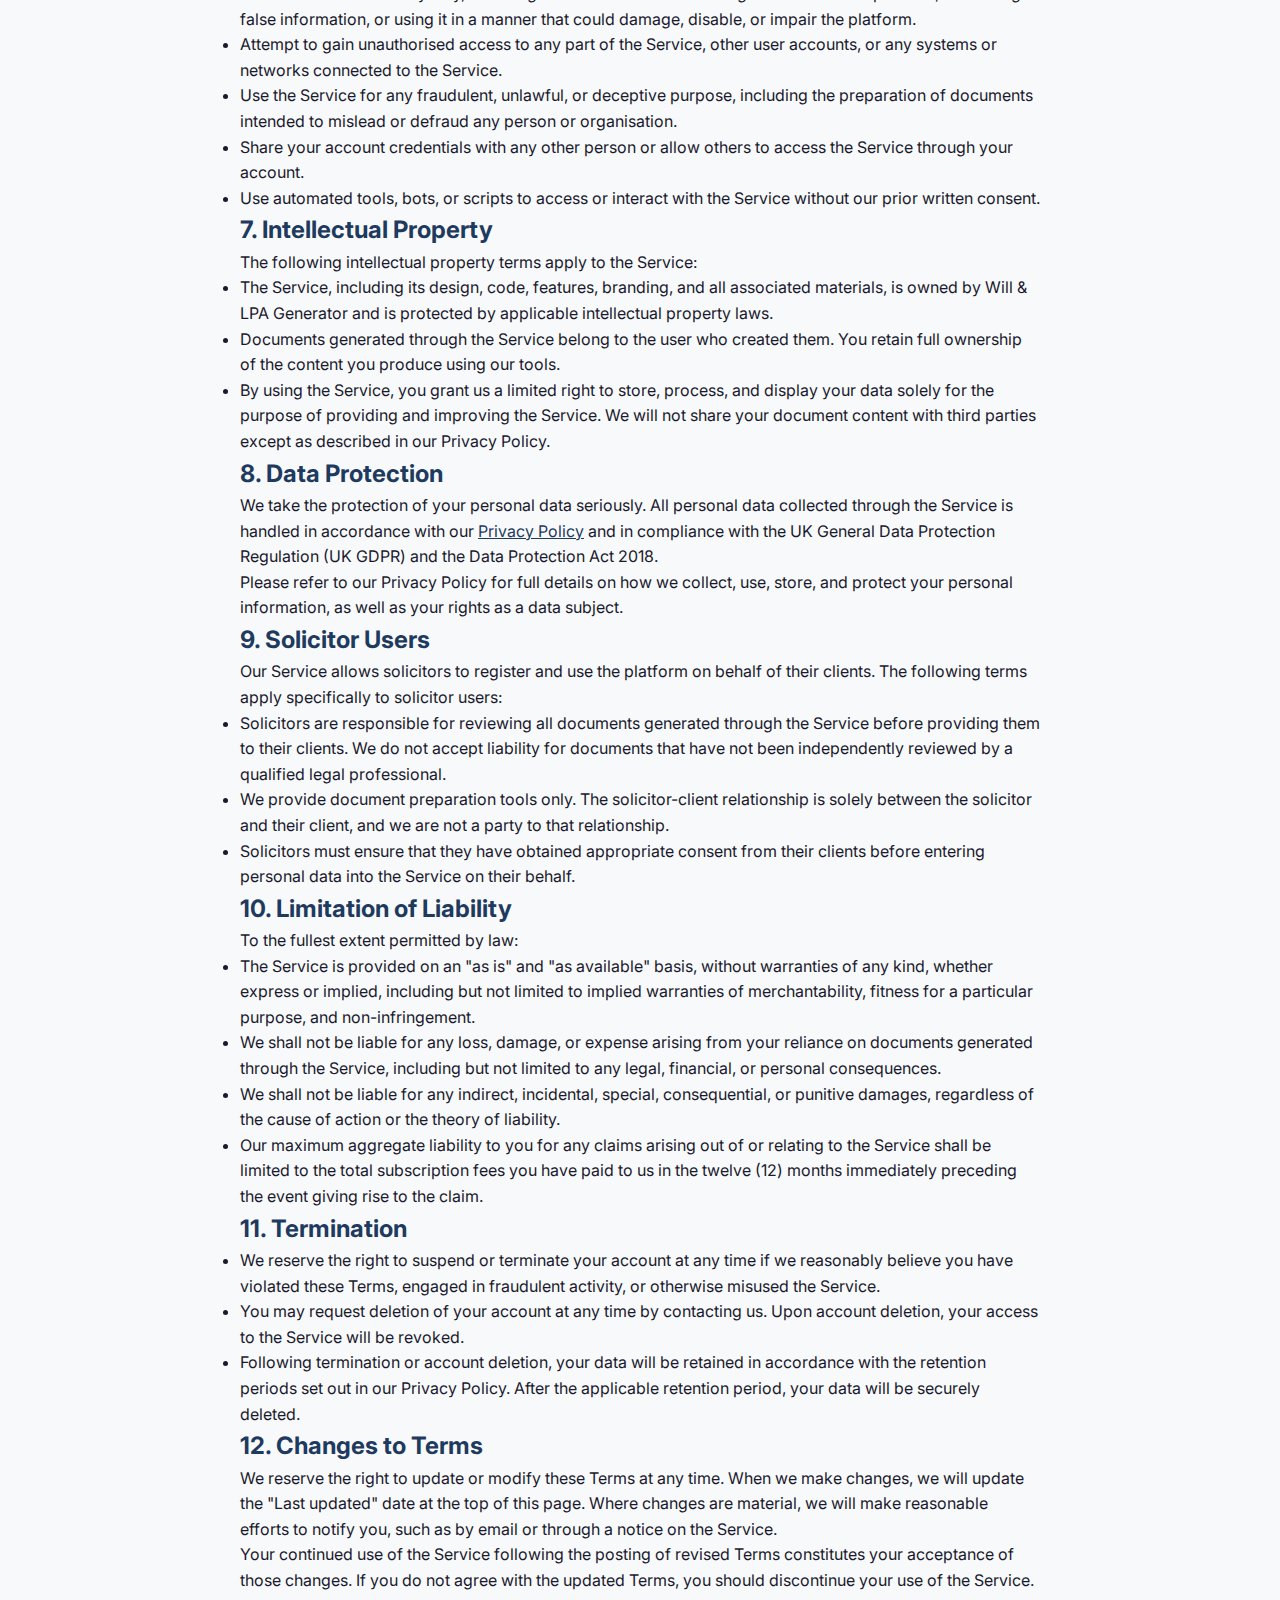
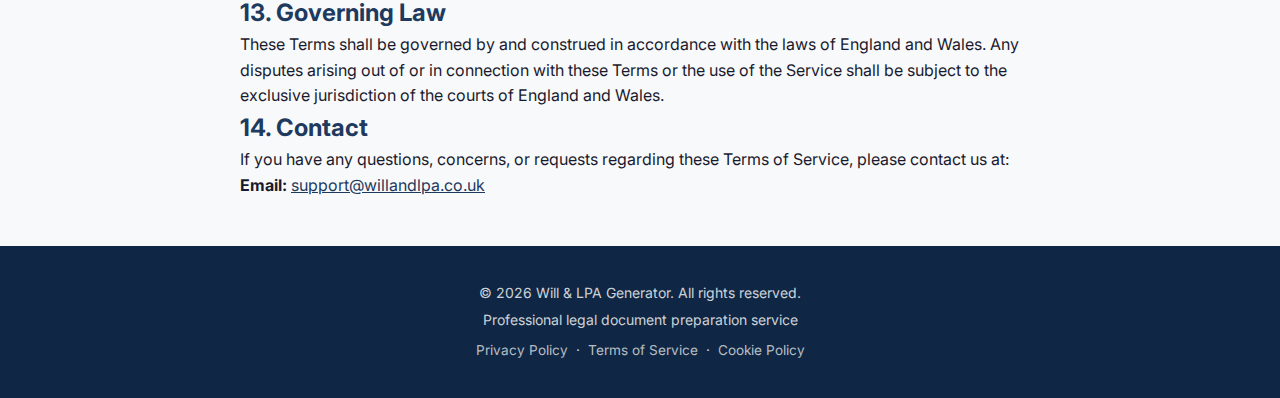
<file: terms.html>
<!DOCTYPE html>
<html lang="en">
<head>
    <meta charset="UTF-8">
    <meta name="viewport" content="width=device-width, initial-scale=1.0">
    <title>Terms of Service - Will & LPA Generator</title>
    <link rel="preconnect" href="https://fonts.googleapis.com">
    <link rel="preconnect" href="https://fonts.gstatic.com" crossorigin>
    <link href="https://fonts.googleapis.com/css2?family=Amiri:wght@400;700&family=Inter:wght@300;400;500;600;700&display=swap" rel="stylesheet">
    <link rel="stylesheet" href="style.css">
    <link rel="icon" type="image/svg+xml" href="data:image/svg+xml,<svg xmlns='http://www.w3.org/2000/svg' viewBox='0 0 100 100'><text y='.9em' font-size='90'>&#9878;</text></svg>">
</head>
<body>
    <!-- Header -->
    <header class="header">
        <div class="home-container">
            <div style="display:flex;justify-content:space-between;align-items:center;">
                <a href="index.html" class="logo" style="text-decoration:none;color:inherit;">
                    <span class="logo-icon">&#9878;</span>
                    <div>
                        <h1 class="brand-name" style="font-size:1.25rem;margin:0;">Will & LPA Generator</h1>
                        <p style="font-size:0.8rem;opacity:0.8;margin:0;">Professional Legal Document Preparation</p>
                    </div>
                </a>
            </div>
        </div>
    </header>

    <!-- Content -->
    <div class="home-container" style="padding:3rem 1rem;">
        <div style="max-width:800px;margin:0 auto;">

            <h1 style="color:#1e3a5f;">Terms of Service</h1>
            <p style="color:#666;font-size:0.9rem;margin-bottom:2rem;">Last updated: 13 February 2026</p>

            <!-- 1. Introduction -->
            <h2 style="color:#1e3a5f;">1. Introduction</h2>
            <p>These Terms of Service ("Terms") govern your access to and use of the Will & LPA Generator platform ("Service"), operated in the United Kingdom. By accessing or using our Service, you confirm that you have read, understood, and agree to be bound by these Terms. If you do not agree with any part of these Terms, you must not use the Service.</p>

            <!-- 2. Service Description -->
            <h2 style="color:#1e3a5f;">2. Service Description</h2>
            <p>Will & LPA Generator is an online platform that provides tools for preparing Wills and Lasting Powers of Attorney (LPA) documents. We offer both Islamic and Standard versions of these documents to accommodate the diverse needs of our users.</p>
            <p><strong>Important:</strong> We provide document preparation tools only. We do not provide legal advice, and our Service should not be treated as a substitute for professional legal counsel. The use of our platform does not create a solicitor-client relationship between you and Will & LPA Generator.</p>

            <!-- 3. Important Disclaimer -->
            <h2 style="color:#1e3a5f;">3. Important Disclaimer</h2>
            <p>Please read this section carefully before using our Service:</p>
            <ul>
                <li>All documents generated through our platform are provided as templates and drafts. They are intended to serve as a starting point for your legal document preparation.</li>
                <li>Users are strongly advised to seek independent legal advice before finalising or executing any document produced by this Service.</li>
                <li>We are not a law firm and do not employ solicitors to review the documents generated through our platform.</li>
                <li>All documents should be reviewed by a qualified solicitor to ensure they meet your specific legal requirements and comply with current legislation.</li>
                <li>We do not guarantee the legal validity or enforceability of any document generated through the Service.</li>
                <li>Islamic Wills and Islamic LPA documents should additionally be reviewed by a qualified Islamic scholar to ensure compliance with Shariah principles and the specific requirements of your school of thought.</li>
            </ul>

            <!-- 4. Account Registration -->
            <h2 style="color:#1e3a5f;">4. Account Registration</h2>
            <p>To use our Service, you must register for an account. By creating an account, you agree to the following:</p>
            <ul>
                <li>You must be at least 18 years of age to register and use the Service.</li>
                <li>You must provide accurate, current, and complete information during the registration process and keep your account details up to date.</li>
                <li>You are responsible for maintaining the confidentiality of your login credentials and must not share them with any third party.</li>
                <li>You are responsible for all activity that occurs under your account, whether or not you have authorised such activity.</li>
                <li>You must notify us immediately if you become aware of any unauthorised use of your account.</li>
            </ul>

            <!-- 5. Subscription & Payment -->
            <h2 style="color:#1e3a5f;">5. Subscription and Payment</h2>
            <p>Our Service operates on a subscription basis with the following structure:</p>
            <ul>
                <li><strong>Free Trial:</strong> New users may be eligible for a free trial period of 3 days, during which they can access the features of their assigned plan.</li>
                <li><strong>Subscription Plans:</strong> We offer three subscription plans:
                    <ul>
                        <li><strong>Islamic Plan</strong> &mdash; Access to Islamic Will and Islamic LPA document generators.</li>
                        <li><strong>Standard Plan</strong> &mdash; Access to Standard Will and Standard LPA document generators.</li>
                        <li><strong>All-in-One Plan</strong> &mdash; Full access to all document generators, including both Islamic and Standard versions.</li>
                    </ul>
                </li>
                <li><strong>Admin Controls:</strong> Account access and plan assignment are managed by our administrative team. Plan changes and account activation are handled at the administrator's discretion.</li>
                <li><strong>Payment Processing:</strong> Future payment processing will be handled securely through Stripe. Details regarding pricing and billing cycles will be communicated to users as payment functionality is introduced.</li>
            </ul>

            <!-- 6. Acceptable Use -->
            <h2 style="color:#1e3a5f;">6. Acceptable Use</h2>
            <p>When using our Service, you agree that you will not:</p>
            <ul>
                <li>Misuse the Service in any way, including but not limited to interfering with its normal operation, submitting false information, or using it in a manner that could damage, disable, or impair the platform.</li>
                <li>Attempt to gain unauthorised access to any part of the Service, other user accounts, or any systems or networks connected to the Service.</li>
                <li>Use the Service for any fraudulent, unlawful, or deceptive purpose, including the preparation of documents intended to mislead or defraud any person or organisation.</li>
                <li>Share your account credentials with any other person or allow others to access the Service through your account.</li>
                <li>Use automated tools, bots, or scripts to access or interact with the Service without our prior written consent.</li>
            </ul>

            <!-- 7. Intellectual Property -->
            <h2 style="color:#1e3a5f;">7. Intellectual Property</h2>
            <p>The following intellectual property terms apply to the Service:</p>
            <ul>
                <li>The Service, including its design, code, features, branding, and all associated materials, is owned by Will & LPA Generator and is protected by applicable intellectual property laws.</li>
                <li>Documents generated through the Service belong to the user who created them. You retain full ownership of the content you produce using our tools.</li>
                <li>By using the Service, you grant us a limited right to store, process, and display your data solely for the purpose of providing and improving the Service. We will not share your document content with third parties except as described in our Privacy Policy.</li>
            </ul>

            <!-- 8. Data Protection -->
            <h2 style="color:#1e3a5f;">8. Data Protection</h2>
            <p>We take the protection of your personal data seriously. All personal data collected through the Service is handled in accordance with our <a href="privacy-policy.html" style="color:#1e3a5f;text-decoration:underline;">Privacy Policy</a> and in compliance with the UK General Data Protection Regulation (UK GDPR) and the Data Protection Act 2018.</p>
            <p>Please refer to our Privacy Policy for full details on how we collect, use, store, and protect your personal information, as well as your rights as a data subject.</p>

            <!-- 9. Solicitor Users -->
            <h2 style="color:#1e3a5f;">9. Solicitor Users</h2>
            <p>Our Service allows solicitors to register and use the platform on behalf of their clients. The following terms apply specifically to solicitor users:</p>
            <ul>
                <li>Solicitors are responsible for reviewing all documents generated through the Service before providing them to their clients. We do not accept liability for documents that have not been independently reviewed by a qualified legal professional.</li>
                <li>We provide document preparation tools only. The solicitor-client relationship is solely between the solicitor and their client, and we are not a party to that relationship.</li>
                <li>Solicitors must ensure that they have obtained appropriate consent from their clients before entering personal data into the Service on their behalf.</li>
            </ul>

            <!-- 10. Limitation of Liability -->
            <h2 style="color:#1e3a5f;">10. Limitation of Liability</h2>
            <p>To the fullest extent permitted by law:</p>
            <ul>
                <li>The Service is provided on an "as is" and "as available" basis, without warranties of any kind, whether express or implied, including but not limited to implied warranties of merchantability, fitness for a particular purpose, and non-infringement.</li>
                <li>We shall not be liable for any loss, damage, or expense arising from your reliance on documents generated through the Service, including but not limited to any legal, financial, or personal consequences.</li>
                <li>We shall not be liable for any indirect, incidental, special, consequential, or punitive damages, regardless of the cause of action or the theory of liability.</li>
                <li>Our maximum aggregate liability to you for any claims arising out of or relating to the Service shall be limited to the total subscription fees you have paid to us in the twelve (12) months immediately preceding the event giving rise to the claim.</li>
            </ul>

            <!-- 11. Termination -->
            <h2 style="color:#1e3a5f;">11. Termination</h2>
            <ul>
                <li>We reserve the right to suspend or terminate your account at any time if we reasonably believe you have violated these Terms, engaged in fraudulent activity, or otherwise misused the Service.</li>
                <li>You may request deletion of your account at any time by contacting us. Upon account deletion, your access to the Service will be revoked.</li>
                <li>Following termination or account deletion, your data will be retained in accordance with the retention periods set out in our Privacy Policy. After the applicable retention period, your data will be securely deleted.</li>
            </ul>

            <!-- 12. Changes to Terms -->
            <h2 style="color:#1e3a5f;">12. Changes to Terms</h2>
            <p>We reserve the right to update or modify these Terms at any time. When we make changes, we will update the "Last updated" date at the top of this page. Where changes are material, we will make reasonable efforts to notify you, such as by email or through a notice on the Service.</p>
            <p>Your continued use of the Service following the posting of revised Terms constitutes your acceptance of those changes. If you do not agree with the updated Terms, you should discontinue your use of the Service.</p>

            <!-- 13. Governing Law -->
            <h2 style="color:#1e3a5f;">13. Governing Law</h2>
            <p>These Terms shall be governed by and construed in accordance with the laws of England and Wales. Any disputes arising out of or in connection with these Terms or the use of the Service shall be subject to the exclusive jurisdiction of the courts of England and Wales.</p>

            <!-- 14. Contact -->
            <h2 style="color:#1e3a5f;">14. Contact</h2>
            <p>If you have any questions, concerns, or requests regarding these Terms of Service, please contact us at:</p>
            <p><strong>Email:</strong> <a href="mailto:support@willandlpa.co.uk" style="color:#1e3a5f;text-decoration:underline;">support@willandlpa.co.uk</a></p>

        </div>
    </div>

    <!-- Footer -->
    <footer class="footer">
        <div class="home-container">
            <p class="brand-footer">&copy; 2026 Will & LPA Generator. All rights reserved.</p>
            <p>Professional legal document preparation service</p>
            <p style="margin-top:0.5rem;">
                <a href="privacy-policy.html" style="color:rgba(255,255,255,0.7);font-size:0.85rem;text-decoration:none;">Privacy Policy</a>
                &nbsp;&middot;&nbsp;
                <a href="terms.html" style="color:rgba(255,255,255,0.7);font-size:0.85rem;text-decoration:none;">Terms of Service</a>
                &nbsp;&middot;&nbsp;
                <a href="cookie-policy.html" style="color:rgba(255,255,255,0.7);font-size:0.85rem;text-decoration:none;">Cookie Policy</a>
            </p>
        </div>
    </footer>
</body>
</html>
</file>
<file: style.css>
/* ========================================
   Islamic Will Generator - Styles
   ======================================== */

:root {
    --primary: #1e3a5f;
    --primary-light: #2d5a8a;
    --primary-dark: #0f2744;
    --secondary: #d4af37;
    --secondary-light: #e6c860;
    --accent: #1b7340;
    --accent-light: #28a05a;
    --background: #f8f9fa;
    --surface: #ffffff;
    --text: #1a1a2e;
    --text-light: #6b7280;
    --border: #e5e7eb;
    --error: #dc2626;
    --warning: #f59e0b;
    --success: #10b981;
    --shadow: 0 4px 6px -1px rgba(0, 0, 0, 0.1), 0 2px 4px -1px rgba(0, 0, 0, 0.06);
    --shadow-lg: 0 10px 15px -3px rgba(0, 0, 0, 0.1), 0 4px 6px -2px rgba(0, 0, 0, 0.05);
    --radius: 8px;
    --radius-lg: 12px;
}

* {
    margin: 0;
    padding: 0;
    box-sizing: border-box;
}

body {
    font-family: 'Inter', -apple-system, BlinkMacSystemFont, sans-serif;
    background: var(--background);
    color: var(--text);
    line-height: 1.6;
    min-height: 100vh;
}

.arabic {
    font-family: 'Amiri', serif;
    font-size: 1.5em;
    color: var(--secondary);
}

.container {
    max-width: 900px;
    margin: 0 auto;
    padding: 0 1.5rem;
}

/* Header */
.header {
    background: linear-gradient(135deg, var(--primary) 0%, var(--primary-dark) 100%);
    color: white;
    padding: 1rem 0;
    position: sticky;
    top: 0;
    z-index: 100;
    box-shadow: var(--shadow-lg);
}

.header .container {
    display: flex;
    justify-content: space-between;
    align-items: center;
}

.logo {
    display: flex;
    align-items: center;
    gap: 1rem;
}

.logo-icon {
    font-size: 2.5rem;
}

.logo h1 {
    font-size: 1.5rem;
    font-weight: 700;
    margin: 0;
}

.logo p {
    font-size: 0.875rem;
    opacity: 0.9;
    margin: 0;
}

/* Toolbar */
.toolbar {
    background: #f8fafc;
    border-bottom: 1px solid var(--border);
    padding: 0.75rem 0;
    position: sticky;
    top: 72px;
    z-index: 99;
}

.toolbar .container {
    display: flex;
    justify-content: space-between;
    align-items: center;
    flex-wrap: wrap;
    gap: 1rem;
}

.toolbar-left {
    display: flex;
    align-items: center;
    gap: 0.75rem;
}

.toolbar-title {
    font-weight: 600;
    color: var(--primary);
    font-size: 0.95rem;
}

.toolbar-status {
    background: #fef3c7;
    color: #92400e;
    padding: 0.25rem 0.75rem;
    border-radius: 20px;
    font-size: 0.75rem;
    font-weight: 500;
    text-transform: uppercase;
}

.toolbar-right {
    display: flex;
    align-items: center;
    gap: 0.5rem;
}

.toolbar-btn {
    display: inline-flex;
    align-items: center;
    gap: 0.5rem;
    padding: 0.5rem 1rem;
    background: white;
    border: 1px solid var(--border);
    border-radius: var(--radius);
    font-size: 0.875rem;
    font-weight: 500;
    color: var(--text);
    cursor: pointer;
    transition: all 0.2s;
    font-family: inherit;
}

.toolbar-btn:hover {
    background: #f1f5f9;
    border-color: var(--primary-light);
    color: var(--primary);
}

.toolbar-btn svg {
    flex-shrink: 0;
}

.toolbar-btn-primary {
    background: var(--primary);
    border-color: var(--primary);
    color: white;
}

.toolbar-btn-primary:hover {
    background: var(--primary-light);
    border-color: var(--primary-light);
    color: white;
}

@media (max-width: 640px) {
    .toolbar .container {
        flex-direction: column;
        align-items: stretch;
    }

    .toolbar-left {
        justify-content: center;
    }

    .toolbar-right {
        justify-content: center;
        flex-wrap: wrap;
    }

    .toolbar-btn span {
        display: none;
    }

    .toolbar-btn {
        padding: 0.5rem;
    }
}

/* Progress Bar */
.progress-container {
    background: var(--surface);
    padding: 1rem 0;
    border-bottom: 1px solid var(--border);
    position: sticky;
    top: 130px;
    z-index: 98;
}

.progress-bar {
    height: 6px;
    background: var(--border);
    border-radius: 3px;
    overflow: hidden;
    margin-bottom: 1rem;
}

.progress-fill {
    height: 100%;
    background: linear-gradient(90deg, var(--accent) 0%, var(--accent-light) 100%);
    transition: width 0.3s ease;
    border-radius: 3px;
}

.progress-steps {
    display: flex;
    justify-content: space-between;
    font-size: 0.75rem;
    color: var(--text-light);
}

.progress-step {
    display: flex;
    flex-direction: column;
    align-items: center;
    gap: 0.25rem;
}

.progress-step-number {
    width: 24px;
    height: 24px;
    border-radius: 50%;
    background: var(--border);
    display: flex;
    align-items: center;
    justify-content: center;
    font-weight: 600;
    font-size: 0.75rem;
    transition: all 0.3s ease;
}

.progress-step.active .progress-step-number {
    background: var(--accent);
    color: white;
}

.progress-step.completed .progress-step-number {
    background: var(--accent);
    color: white;
}

.progress-step-label {
    display: none;
}

@media (min-width: 768px) {
    .progress-step-label {
        display: block;
    }
}

/* Main Content */
.main {
    padding: 2rem 0 4rem;
}

.step {
    display: none;
    animation: fadeIn 0.3s ease;
}

.step.active {
    display: block;
}

@keyframes fadeIn {
    from { opacity: 0; transform: translateY(10px); }
    to { opacity: 1; transform: translateY(0); }
}

.step-header {
    text-align: center;
    margin-bottom: 2rem;
}

.step-icon {
    font-size: 3rem;
    display: block;
    margin-bottom: 1rem;
}

.step-header h2 {
    font-size: 1.75rem;
    color: var(--primary);
    margin-bottom: 0.5rem;
}

.step-header p {
    color: var(--text-light);
}

.bismillah {
    font-family: 'Amiri', serif;
    font-size: 2rem;
    color: var(--secondary);
    margin: 1rem 0;
}

/* Info Boxes */
.info-box {
    background: linear-gradient(135deg, #f0f9ff 0%, #e0f2fe 100%);
    border-left: 4px solid var(--primary);
    padding: 1.25rem;
    border-radius: var(--radius);
    margin-bottom: 1.5rem;
}

.info-box h3, .info-box h4 {
    color: var(--primary);
    margin-bottom: 0.5rem;
}

.info-box ul {
    margin-left: 1.25rem;
    margin-top: 0.5rem;
}

.info-box.info-tip {
    background: linear-gradient(135deg, #f0fdf4 0%, #dcfce7 100%);
    border-left-color: var(--accent);
}

.info-box.info-warning {
    background: linear-gradient(135deg, #fffbeb 0%, #fef3c7 100%);
    border-left-color: var(--warning);
}

.info-box.info-islamic {
    background: linear-gradient(135deg, #f0fdf4 0%, #ecfdf5 100%);
    border-left-color: var(--accent);
}

.info-box.info-islamic h3, .info-box.info-islamic h4 {
    color: var(--accent);
}

.warning-text {
    color: var(--error);
    font-weight: 500;
    margin-top: 0.5rem;
}

/* Form Sections */
.form-section {
    background: var(--surface);
    border: 1px solid var(--border);
    border-radius: var(--radius-lg);
    padding: 1.5rem;
    margin-bottom: 1.5rem;
}

.form-section h3 {
    font-size: 1.125rem;
    color: var(--primary);
    margin-bottom: 0.5rem;
}

.form-description {
    font-size: 0.9rem;
    color: var(--text-light);
    margin-bottom: 1rem;
}

/* Form Elements */
.form-grid {
    display: grid;
    grid-template-columns: 1fr;
    gap: 1rem;
}

@media (min-width: 640px) {
    .form-grid {
        grid-template-columns: repeat(2, 1fr);
    }
}

.form-group {
    margin-bottom: 1rem;
}

.form-group.full-width {
    grid-column: 1 / -1;
}

.form-label {
    display: block;
    font-weight: 500;
    margin-bottom: 0.5rem;
    color: var(--text);
}

.form-label.required::after {
    content: ' *';
    color: var(--error);
}

.form-input {
    width: 100%;
    padding: 0.75rem 1rem;
    border: 2px solid var(--border);
    border-radius: var(--radius);
    font-size: 1rem;
    font-family: inherit;
    transition: border-color 0.2s, box-shadow 0.2s;
    background: var(--surface);
}

.form-input:focus {
    outline: none;
    border-color: var(--primary);
    box-shadow: 0 0 0 3px rgba(30, 58, 95, 0.1);
}

textarea.form-input {
    resize: vertical;
    min-height: 80px;
}

select.form-input {
    cursor: pointer;
}

.form-hint {
    font-size: 0.875rem;
    color: var(--text-light);
    margin-top: 0.25rem;
}

/* Radio Cards */
.radio-cards {
    display: grid;
    grid-template-columns: 1fr;
    gap: 1rem;
}

@media (min-width: 640px) {
    .radio-cards {
        grid-template-columns: repeat(2, 1fr);
    }
}

.radio-card {
    cursor: pointer;
}

.radio-card input {
    display: none;
}

.radio-card-content {
    border: 2px solid var(--border);
    border-radius: var(--radius-lg);
    padding: 1.5rem;
    text-align: center;
    transition: all 0.2s;
    background: var(--surface);
}

.radio-card input:checked + .radio-card-content {
    border-color: var(--primary);
    background: linear-gradient(135deg, #f0f9ff 0%, #e0f2fe 100%);
}

.radio-card-icon {
    font-size: 2.5rem;
    display: block;
    margin-bottom: 0.75rem;
}

.radio-card-content h4 {
    font-size: 1.125rem;
    margin-bottom: 0.5rem;
    color: var(--primary);
}

.radio-card-content p {
    font-size: 0.875rem;
    color: var(--text-light);
}

/* Radio & Checkbox Groups */
.radio-group, .checkbox-group {
    display: flex;
    flex-direction: column;
    gap: 0.75rem;
}

.radio-label, .checkbox-label {
    display: flex;
    align-items: flex-start;
    gap: 0.75rem;
    cursor: pointer;
    padding: 0.75rem 1rem;
    border: 2px solid var(--border);
    border-radius: var(--radius);
    transition: all 0.2s;
    background: var(--surface);
}

.radio-label:hover, .checkbox-label:hover {
    border-color: var(--primary-light);
}

.radio-label input, .checkbox-label input {
    margin-top: 0.25rem;
    accent-color: var(--accent);
    width: 18px;
    height: 18px;
    flex-shrink: 0;
}

.checkbox-label input:checked + span {
    color: var(--text);
}

.checkbox-label input:not(:checked) + span {
    color: var(--text-light);
}

.checkmark {
    display: none;
}

/* Section Title */
.section-title {
    font-size: 1.125rem;
    color: var(--primary);
    margin: 2rem 0 1rem;
    padding-bottom: 0.5rem;
    border-bottom: 2px solid var(--border);
}

/* Dynamic List Items */
.list-item {
    background: var(--surface);
    border: 1px solid var(--border);
    border-radius: var(--radius-lg);
    padding: 1.25rem;
    margin-bottom: 1rem;
    position: relative;
    transition: all 0.2s;
    box-shadow: 0 1px 3px rgba(0, 0, 0, 0.04);
}

.list-item:hover {
    border-color: var(--primary-light);
    box-shadow: var(--shadow);
}

.list-item-header {
    display: flex;
    justify-content: space-between;
    align-items: center;
    margin-bottom: 1rem;
    padding-bottom: 0.75rem;
    border-bottom: 1px solid var(--border);
}

.list-item-title {
    font-weight: 600;
    color: var(--primary);
    font-size: 0.95rem;
    display: flex;
    align-items: center;
    gap: 0.5rem;
}

.list-item-remove {
    background: none;
    border: 1px solid #fecaca;
    color: var(--error);
    cursor: pointer;
    padding: 0.35rem 0.75rem;
    border-radius: var(--radius);
    font-size: 0.8rem;
    font-weight: 500;
    font-family: inherit;
    display: inline-flex;
    align-items: center;
    gap: 0.35rem;
    transition: all 0.2s;
}

.list-item-remove:hover {
    background: #fef2f2;
    border-color: var(--error);
    box-shadow: 0 2px 6px rgba(220, 38, 38, 0.15);
}

.list-item .form-grid {
    margin-bottom: 0;
}

/* Wasiyyah Meter */
.wasiyyah-meter {
    background: var(--surface);
    border: 1px solid var(--border);
    border-radius: var(--radius);
    padding: 1rem;
    margin-bottom: 1.5rem;
}

.wasiyyah-meter-label {
    display: flex;
    justify-content: space-between;
    margin-bottom: 0.5rem;
    font-size: 0.875rem;
}

.wasiyyah-meter-bar {
    height: 12px;
    background: var(--border);
    border-radius: 6px;
    position: relative;
    overflow: hidden;
}

.wasiyyah-meter-fill {
    height: 100%;
    background: linear-gradient(90deg, var(--accent) 0%, var(--accent-light) 100%);
    transition: width 0.3s ease;
    border-radius: 6px;
}

.wasiyyah-meter-limit {
    position: absolute;
    right: 66.67%;
    top: 0;
    bottom: 0;
    width: 2px;
    background: var(--error);
}

/* Buttons */
.btn {
    display: inline-flex;
    align-items: center;
    justify-content: center;
    gap: 0.5rem;
    padding: 0.75rem 1.5rem;
    border-radius: var(--radius);
    font-size: 1rem;
    font-weight: 500;
    font-family: inherit;
    cursor: pointer;
    transition: all 0.2s;
    border: 2px solid transparent;
}

.btn .icon {
    font-size: 1.125rem;
}

.btn-primary {
    background: linear-gradient(135deg, var(--primary) 0%, var(--primary-dark) 100%);
    color: white;
    border-color: var(--primary);
}

.btn-primary:hover {
    background: linear-gradient(135deg, var(--primary-light) 0%, var(--primary) 100%);
    transform: translateY(-1px);
    box-shadow: var(--shadow);
}

.btn-secondary {
    background: var(--surface);
    color: var(--primary);
    border-color: var(--primary);
}

.btn-secondary:hover {
    background: #f0f9ff;
}

.btn-outline {
    background: transparent;
    color: white;
    border-color: rgba(255, 255, 255, 0.5);
}

.btn-outline:hover {
    background: rgba(255, 255, 255, 0.1);
    border-color: white;
}

.btn-outline-accent {
    background: var(--surface);
    color: var(--accent);
    border-color: var(--accent);
}

.btn-outline-accent:hover {
    background: #f0fdf4;
    transform: translateY(-1px);
    box-shadow: var(--shadow);
}

.btn-add {
    background: linear-gradient(135deg, #f0fdf4 0%, #ecfdf5 100%);
    color: var(--accent);
    border: 2px dashed var(--accent);
    border-radius: var(--radius);
    padding: 0.75rem 1.25rem;
    font-weight: 600;
    font-size: 0.95rem;
    cursor: pointer;
    transition: all 0.2s;
    display: inline-flex;
    align-items: center;
    gap: 0.5rem;
    font-family: inherit;
}

.btn-add:hover {
    background: linear-gradient(135deg, #dcfce7 0%, #d1fae5 100%);
    border-style: solid;
    transform: translateY(-1px);
    box-shadow: 0 4px 12px rgba(27, 115, 64, 0.15);
}

.btn-add svg {
    flex-shrink: 0;
}

.btn-lg {
    padding: 1rem 2rem;
    font-size: 1.1rem;
}

.btn-disabled, .btn:disabled {
    opacity: 0.5;
    cursor: not-allowed;
    transform: none !important;
    box-shadow: none !important;
}

/* Navigation */
.navigation {
    background: var(--surface);
    border-top: 1px solid var(--border);
    padding: 1.25rem 0;
    position: sticky;
    bottom: 0;
    z-index: 97;
    box-shadow: 0 -4px 12px rgba(0, 0, 0, 0.06);
}

.nav-buttons {
    display: flex;
    justify-content: space-between;
    align-items: center;
    gap: 1rem;
}

.btn-nav {
    display: inline-flex;
    align-items: center;
    gap: 0.5rem;
    padding: 0.85rem 1.75rem;
    border-radius: var(--radius);
    font-size: 1rem;
    font-weight: 600;
    font-family: inherit;
    cursor: pointer;
    transition: all 0.2s;
    border: 2px solid transparent;
}

.btn-nav svg {
    flex-shrink: 0;
}

.btn-nav-prev {
    background: var(--surface);
    color: var(--text);
    border-color: var(--border);
}

.btn-nav-prev:hover {
    border-color: var(--primary);
    color: var(--primary);
    background: #f0f9ff;
}

.btn-nav-next {
    background: linear-gradient(135deg, var(--accent) 0%, #22955e 100%);
    color: white;
    border-color: var(--accent);
    margin-left: auto;
}

.btn-nav-next:hover {
    background: linear-gradient(135deg, #22955e 0%, var(--accent) 100%);
    transform: translateY(-1px);
    box-shadow: 0 4px 12px rgba(27, 115, 64, 0.3);
}

/* Action Buttons */
.action-buttons {
    display: flex;
    gap: 1rem;
    flex-wrap: wrap;
}

/* Review Section */
.review-section {
    background: var(--surface);
    border: 1px solid var(--border);
    border-radius: var(--radius);
    margin-bottom: 1rem;
    overflow: hidden;
}

.review-section-header {
    display: flex;
    justify-content: space-between;
    align-items: center;
    padding: 1rem;
    background: #f8fafc;
    border-bottom: 1px solid var(--border);
}

.review-section-title {
    font-weight: 600;
    color: var(--primary);
}

.review-section-edit {
    font-size: 0.8rem;
    color: var(--primary);
    background: #f0f9ff;
    border: 1px solid var(--primary-light);
    border-radius: var(--radius);
    cursor: pointer;
    padding: 0.3rem 0.75rem;
    font-weight: 500;
    font-family: inherit;
    transition: all 0.2s;
    display: inline-flex;
    align-items: center;
    gap: 0.3rem;
}

.review-section-edit:hover {
    background: var(--primary);
    color: white;
}

.review-section-content {
    padding: 1rem;
}

.review-item {
    display: flex;
    padding: 0.5rem 0;
    border-bottom: 1px solid var(--border);
}

.review-item:last-child {
    border-bottom: none;
}

.review-label {
    flex: 0 0 40%;
    color: var(--text-light);
    font-size: 0.875rem;
}

.review-value {
    flex: 1;
    font-weight: 500;
}

/* Will Document */
.will-document {
    background: white;
    border: 1px solid var(--border);
    border-radius: var(--radius);
    padding: 3rem;
    box-shadow: var(--shadow-lg);
    font-size: 14px;
    line-height: 1.8;
}

.will-document h1 {
    text-align: center;
    color: var(--primary);
    font-size: 1.75rem;
    margin-bottom: 0.5rem;
}

.will-document .will-arabic {
    text-align: center;
    font-family: 'Amiri', serif;
    font-size: 1.5rem;
    color: var(--secondary);
    margin-bottom: 2rem;
}

.will-document h2 {
    color: var(--primary);
    font-size: 1.125rem;
    margin: 2rem 0 1rem;
    padding-bottom: 0.5rem;
    border-bottom: 2px solid var(--border);
}

.will-document h3 {
    color: var(--primary-light);
    font-size: 1rem;
    margin: 1.5rem 0 0.75rem;
}

.will-document p {
    margin-bottom: 0.75rem;
}

.will-document table {
    width: 100%;
    border-collapse: collapse;
    margin: 1rem 0;
}

.will-document th, .will-document td {
    border: 1px solid var(--border);
    padding: 0.5rem;
    text-align: left;
}

.will-document th {
    background: #f8fafc;
    font-weight: 600;
}

.will-signature-section {
    margin-top: 3rem;
    page-break-inside: avoid;
}

.will-signature-block {
    margin: 2rem 0;
    padding: 1.5rem;
    border: 2px solid var(--border);
    border-radius: var(--radius);
}

.will-signature-block h4 {
    color: var(--primary);
    margin-bottom: 1rem;
}

.signature-line {
    border-bottom: 1px solid var(--text);
    height: 40px;
    margin: 0.5rem 0;
}

.signature-label {
    font-size: 0.875rem;
    color: var(--text-light);
}

.certification-block {
    background: #f8fafc;
    border: 2px solid var(--primary);
    border-radius: var(--radius);
    padding: 1.5rem;
    margin: 2rem 0;
}

.certification-block.mufti {
    border-color: var(--accent);
    background: #f0fdf4;
}

.certification-block h4 {
    color: var(--primary);
    margin-bottom: 1rem;
    display: flex;
    align-items: center;
    gap: 0.5rem;
}

.certification-block.mufti h4 {
    color: var(--accent);
}

.certification-checkbox {
    display: flex;
    align-items: center;
    gap: 0.5rem;
    margin: 0.5rem 0;
}

.certification-checkbox input[type="checkbox"] {
    width: 18px;
    height: 18px;
}

.stamp-area {
    width: 150px;
    height: 100px;
    border: 2px dashed var(--border);
    border-radius: var(--radius);
    display: flex;
    align-items: center;
    justify-content: center;
    color: var(--text-light);
    font-size: 0.875rem;
    margin-top: 1rem;
}

/* Footer */
.footer {
    background: var(--primary-dark);
    color: rgba(255, 255, 255, 0.8);
    padding: 2rem 0;
    text-align: center;
    font-size: 0.875rem;
}

.footer p {
    margin: 0.25rem 0;
}

/* Print Styles */
@media print {
    .header, .progress-container, .navigation, .action-buttons, .footer, .toolbar {
        display: none !important;
    }

    .main {
        padding: 0;
    }

    .will-document {
        border: none;
        box-shadow: none;
        padding: 0;
    }

    .step {
        display: none !important;
    }

    .step[data-step="12"],
    .step[data-step="10"],
    .step[data-step="9"] {
        display: block !important;
    }

    .will-signature-block, .certification-block {
        page-break-inside: avoid;
    }
}

/* Modal */
.modal {
    position: fixed;
    top: 0;
    left: 0;
    right: 0;
    bottom: 0;
    background: rgba(0, 0, 0, 0.5);
    display: flex;
    align-items: center;
    justify-content: center;
    z-index: 1000;
    padding: 1rem;
}

.modal-content {
    background: white;
    border-radius: var(--radius-lg);
    width: 100%;
    max-width: 600px;
    max-height: 80vh;
    display: flex;
    flex-direction: column;
    box-shadow: var(--shadow-lg);
}

.modal-header {
    display: flex;
    justify-content: space-between;
    align-items: center;
    padding: 1rem 1.5rem;
    border-bottom: 1px solid var(--border);
}

.modal-header h3 {
    margin: 0;
    color: var(--primary);
}

.modal-close {
    background: none;
    border: none;
    font-size: 1.5rem;
    cursor: pointer;
    color: var(--text-light);
    padding: 0.25rem;
    line-height: 1;
}

.modal-close:hover {
    color: var(--text);
}

.modal-body {
    padding: 1.5rem;
    overflow-y: auto;
    flex: 1;
}

.modal-footer {
    padding: 1rem 1.5rem;
    border-top: 1px solid var(--border);
    display: flex;
    justify-content: flex-end;
    gap: 0.5rem;
}

/* Saved Will Card */
.saved-will-card {
    border: 1px solid var(--border);
    border-radius: var(--radius);
    padding: 1rem;
    margin-bottom: 1rem;
    display: flex;
    justify-content: space-between;
    align-items: center;
    transition: all 0.2s;
}

.saved-will-card:hover {
    border-color: var(--primary);
    box-shadow: var(--shadow);
}

.saved-will-info h4 {
    margin: 0 0 0.25rem 0;
    color: var(--primary);
}

.saved-will-info p {
    margin: 0;
    font-size: 0.875rem;
    color: var(--text-light);
}

.saved-will-actions {
    display: flex;
    gap: 0.5rem;
}

.saved-will-actions .btn {
    padding: 0.5rem 1rem;
    font-size: 0.875rem;
}

/* Status Badge */
.status-badge {
    display: inline-block;
    padding: 0.25rem 0.5rem;
    border-radius: 4px;
    font-size: 0.75rem;
    font-weight: 500;
    text-transform: uppercase;
}

.status-badge.draft {
    background: #fef3c7;
    color: #92400e;
}

.status-badge.pending {
    background: #dbeafe;
    color: #1e40af;
}

.status-badge.approved {
    background: #d1fae5;
    color: #065f46;
}

.status-badge.completed {
    background: #d1fae5;
    color: #065f46;
}

/* Load Options Modal */
#loadOptionsModal .modal-content {
    text-align: center;
}

#loadOptionsModal .btn {
    display: flex;
    align-items: center;
    gap: 0.5rem;
    padding: 1rem 1.5rem;
}

#loadOptionsModal .btn .icon {
    font-size: 1.25rem;
}

/* Header Navigation */
.header-nav {
    display: flex;
    gap: 0.5rem;
}

.nav-link {
    color: rgba(255, 255, 255, 0.7);
    text-decoration: none;
    padding: 0.5rem 1rem;
    border-radius: var(--radius);
    font-weight: 500;
    transition: all 0.2s;
}

.nav-link:hover {
    color: white;
    background: rgba(255, 255, 255, 0.1);
}

.nav-link-active {
    color: white;
    background: rgba(255, 255, 255, 0.15);
}

/* Government Form Replica Styles */
.gov-form {
    background: white;
    font-size: 13px;
    line-height: 1.5;
    color: #000;
    font-family: Arial, Helvetica, sans-serif;
}

.gov-page {
    position: relative;
    padding: 24px 30px 40px;
    margin-bottom: 1.5rem;
    border: 1px solid #bbb;
    background: white;
    page-break-after: always;
    page-break-inside: avoid;
}

.gov-page:last-child {
    page-break-after: auto;
}

.gov-page-header {
    display: flex;
    justify-content: space-between;
    align-items: flex-start;
    margin-bottom: 0.75rem;
    padding-bottom: 0.5rem;
    border-bottom: 2px solid #333;
}

.gov-page-header-left h2 {
    font-size: 1.1rem;
    margin: 0;
    color: #000;
}

.gov-page-header-left p {
    font-size: 0.75rem;
    color: #555;
    margin: 0;
}

.gov-page-header-right {
    text-align: right;
    font-size: 0.7rem;
    color: #666;
    line-height: 1.4;
}

.gov-section-bar {
    display: flex;
    align-items: stretch;
    margin-bottom: 0.75rem;
    border: 1px solid #999;
    overflow: hidden;
}

.gov-section-num {
    background: #333;
    color: white;
    padding: 0.4rem 0.75rem;
    font-weight: 700;
    font-size: 1.1rem;
    display: flex;
    align-items: center;
    justify-content: center;
    min-width: 50px;
}

.gov-section-label {
    background: #e5e5e5;
    padding: 0.4rem 0.75rem;
    font-weight: 600;
    font-size: 0.95rem;
    flex: 1;
    display: flex;
    align-items: center;
}

.gov-help-box {
    float: right;
    width: 160px;
    background: #f5f5f5;
    border: 1px solid #ccc;
    padding: 0.5rem;
    font-size: 0.7rem;
    color: #555;
    margin: 0 0 0.5rem 1rem;
    line-height: 1.4;
}

.gov-help-box strong {
    color: #333;
    display: block;
    margin-bottom: 0.25rem;
}

.gov-intro-text {
    font-size: 0.8rem;
    color: #333;
    margin-bottom: 0.75rem;
    line-height: 1.5;
}

.gov-intro-text strong {
    color: #000;
}

.gov-field-row {
    display: flex;
    gap: 0.5rem;
    margin-bottom: 0.5rem;
    align-items: flex-start;
}

.gov-field-label {
    font-size: 0.78rem;
    color: #333;
    min-width: 140px;
    padding-top: 4px;
    flex-shrink: 0;
}

.gov-field-input {
    flex: 1;
    border: 1px solid #888;
    min-height: 26px;
    padding: 3px 6px;
    font-family: 'Courier New', monospace;
    font-size: 0.85rem;
    text-transform: uppercase;
    background: #fcfcfc;
    color: #000;
    font-weight: 600;
    letter-spacing: 0.5px;
}

.gov-field-input.multiline {
    min-height: 50px;
    white-space: pre-wrap;
    line-height: 1.4;
}

.gov-field-input.large-box {
    min-height: 100px;
}

.gov-date-fields {
    display: flex;
    gap: 2px;
    align-items: center;
}

.gov-date-box {
    width: 26px;
    height: 26px;
    border: 1px solid #888;
    text-align: center;
    font-family: 'Courier New', monospace;
    font-size: 0.85rem;
    background: #fcfcfc;
    display: inline-flex;
    align-items: center;
    justify-content: center;
    font-weight: 600;
}

.gov-date-label {
    font-size: 0.65rem;
    color: #666;
    margin: 0 4px;
    text-transform: capitalize;
}

.gov-tick-box {
    display: flex;
    align-items: flex-start;
    gap: 0.5rem;
    margin: 0.4rem 0;
    font-size: 0.8rem;
    line-height: 1.4;
}

.gov-tick {
    width: 18px;
    height: 18px;
    border: 2px solid #333;
    display: inline-flex;
    align-items: center;
    justify-content: center;
    font-weight: 700;
    font-size: 0.85rem;
    flex-shrink: 0;
    margin-top: 1px;
}

.gov-tick.checked {
    background: #e0e0e0;
}

.gov-tick-text {
    flex: 1;
}

.gov-option-block {
    border: 1px solid #ccc;
    padding: 0.75rem;
    margin-bottom: 0.75rem;
    font-size: 0.8rem;
    line-height: 1.5;
    position: relative;
}

.gov-option-block.selected {
    border: 2px solid #333;
    background: #f8f8f0;
}

.gov-option-block p {
    margin: 0.25rem 0;
}

.gov-signature-box {
    border-bottom: 1px solid #333;
    height: 45px;
    margin: 0.5rem 0;
}

.gov-witness-block {
    border: 1px solid #ccc;
    padding: 0.75rem;
    margin-top: 0.75rem;
    background: #fafafa;
}

.gov-witness-block h4 {
    font-size: 0.85rem;
    margin: 0 0 0.5rem 0;
    color: #333;
}

.gov-stamp-box {
    border: 2px solid #333;
    padding: 0.75rem;
    text-align: center;
    font-size: 0.78rem;
    color: #555;
    font-style: italic;
    margin-top: 1rem;
    min-height: 70px;
    display: flex;
    align-items: center;
    justify-content: center;
}

.gov-page-num {
    text-align: center;
    font-size: 0.75rem;
    color: #333;
    margin-top: 0.75rem;
    font-weight: 700;
}

.gov-page-footer {
    font-size: 0.65rem;
    color: #666;
    display: flex;
    justify-content: space-between;
    margin-top: 0.25rem;
}

.gov-opg-box {
    border: 1px solid #999;
    padding: 0.75rem;
    margin-top: 0.75rem;
    background: #f8f8f8;
    font-size: 0.75rem;
}

.gov-opg-box p {
    margin: 0.25rem 0;
    font-size: 0.75rem;
    color: #555;
}

.gov-attorney-block {
    border: 1px solid #ccc;
    padding: 0.75rem;
    margin-bottom: 0.75rem;
    background: #fefefe;
}

.gov-attorney-block h4 {
    font-size: 0.85rem;
    margin: 0 0 0.5rem 0;
    color: #333;
    border-bottom: 1px solid #eee;
    padding-bottom: 0.25rem;
}

.gov-legal-text {
    font-size: 0.78rem;
    line-height: 1.6;
    color: #333;
}

.gov-legal-text ol {
    padding-left: 1.25rem;
    margin: 0.5rem 0;
}

.gov-legal-text li {
    margin-bottom: 0.4rem;
}

.gov-legal-text ul {
    padding-left: 1.25rem;
    margin: 0.25rem 0;
}

.gov-preferences-box {
    border: 1px solid #888;
    min-height: 100px;
    padding: 0.75rem;
    font-size: 0.82rem;
    white-space: pre-wrap;
    background: #fcfcfc;
    margin-bottom: 0.75rem;
    font-family: 'Courier New', monospace;
    line-height: 1.5;
}

.gov-instructions-box {
    border: 1px solid #888;
    min-height: 100px;
    padding: 0.75rem;
    font-size: 0.82rem;
    white-space: pre-wrap;
    background: #fcfcfc;
    font-family: 'Courier New', monospace;
    line-height: 1.5;
}

.gov-divider {
    border: none;
    border-top: 1px solid #ccc;
    margin: 0.75rem 0;
}

.gov-form-footer {
    margin-top: 1.5rem;
    padding-top: 1rem;
    border-top: 2px solid #999;
    text-align: center;
    font-size: 0.8rem;
    color: #666;
}

.gov-form-footer p {
    margin: 0.25rem 0;
}

.gov-section-content {
    padding: 0.75rem;
}

/* Section 11 copies */
.gov-s11-copy {
    border: 1px solid #bbb;
    padding: 20px 24px 30px;
    margin-bottom: 1rem;
    page-break-after: always;
    page-break-inside: avoid;
}

.gov-s11-copy:last-child {
    page-break-after: auto;
}

/* Document Tabs */
.doc-tabs {
    display: flex;
    gap: 0;
    margin-bottom: 1.5rem;
    border-bottom: 2px solid var(--border);
}

.doc-tab {
    padding: 0.75rem 1.5rem;
    background: none;
    border: none;
    cursor: pointer;
    font-size: 1rem;
    font-weight: 500;
    color: var(--text-light);
    border-bottom: 2px solid transparent;
    margin-bottom: -2px;
    transition: all 0.2s;
    font-family: inherit;
}

.doc-tab.active {
    color: var(--primary);
    border-bottom-color: var(--primary);
}

.doc-tab:hover {
    color: var(--primary);
}

/* LPA Document */
.lpa-document {
    background: white;
    border: 1px solid var(--border);
    border-radius: var(--radius);
    padding: 3rem;
    box-shadow: var(--shadow-lg);
    font-size: 14px;
    line-height: 1.8;
}

.lpa-document h1 {
    text-align: center;
    color: var(--primary);
    font-size: 1.75rem;
    margin-bottom: 0.5rem;
}

.lpa-document h2 {
    color: var(--primary);
    font-size: 1.125rem;
    margin: 2rem 0 1rem;
    padding-bottom: 0.5rem;
    border-bottom: 2px solid var(--border);
}

.lpa-document h3 {
    color: var(--primary-light);
    font-size: 1rem;
    margin: 1.5rem 0 0.75rem;
}

.lpa-document p {
    margin-bottom: 0.75rem;
}

.lpa-document table {
    width: 100%;
    border-collapse: collapse;
    margin: 1rem 0;
}

.lpa-document th, .lpa-document td {
    border: 1px solid var(--border);
    padding: 0.5rem;
    text-align: left;
}

.lpa-document th {
    background: #f8fafc;
    font-weight: 600;
}

/* Gov Form Preview Modal */
.gov-preview-content {
    max-width: 800px;
    max-height: 90vh;
}

.gov-form-section {
    display: flex;
    align-items: stretch;
    border: 1px solid var(--border);
    border-radius: var(--radius);
    overflow: hidden;
    transition: all 0.2s;
}

.gov-form-section:hover {
    border-color: var(--primary-light);
    box-shadow: var(--shadow);
}

.gov-section-number {
    background: var(--primary);
    color: white;
    min-width: 40px;
    display: flex;
    align-items: center;
    justify-content: center;
    font-weight: 700;
    font-size: 1.1rem;
}

.gov-section-title {
    font-weight: 600;
    padding: 0.5rem;
    background: #f8fafc;
    font-size: 0.95rem;
    color: var(--primary);
}

/* Print Styles for LPA */
@media print {
    .lpa-document, .gov-form {
        border: none !important;
        box-shadow: none !important;
        padding: 0 !important;
    }

    .gov-form-section {
        page-break-inside: avoid;
    }

    .doc-tabs {
        display: none !important;
    }

    .toolbar {
        display: none !important;
    }
}

/* Responsive */
@media (max-width: 640px) {
    .header .container {
        flex-direction: column;
        gap: 1rem;
        text-align: center;
    }

    .logo {
        flex-direction: column;
    }

    .header-nav {
        justify-content: center;
        flex-wrap: wrap;
    }

    .step-header h2 {
        font-size: 1.5rem;
    }

    .will-document, .lpa-document {
        padding: 1.5rem;
    }

    .nav-buttons {
        flex-direction: column-reverse;
        gap: 0.75rem;
    }

    .btn-nav {
        width: 100%;
        justify-content: center;
    }

    .btn-nav-next {
        margin-left: 0;
    }

    .doc-tabs {
        flex-direction: column;
    }

    .gov-field {
        flex-direction: column;
        gap: 0.25rem;
    }

    .gov-field label {
        flex: none;
    }
}

/* ========================================
   Landing Page Styles
   ======================================== */

.home-container {
    max-width: 1100px;
    margin: 0 auto;
    padding: 0 1.5rem;
}

.home-hero {
    text-align: center;
    padding: 3rem 0 2rem;
}

.home-hero h1 {
    font-size: 2.25rem;
    color: var(--primary);
    margin-bottom: 0.75rem;
}

.home-hero p {
    font-size: 1.125rem;
    color: var(--text-light);
    max-width: 600px;
    margin: 0 auto;
}

.home-grid {
    display: grid;
    grid-template-columns: repeat(2, 1fr);
    gap: 1.5rem;
    padding: 1rem 0 3rem;
}

@media (max-width: 640px) {
    .home-grid {
        grid-template-columns: 1fr;
    }
    .home-hero h1 {
        font-size: 1.75rem;
    }
}

.home-card {
    background: var(--surface);
    border: 2px solid var(--border);
    border-radius: var(--radius-lg);
    padding: 2rem;
    text-align: center;
    text-decoration: none;
    color: var(--text);
    transition: all 0.3s ease;
    display: flex;
    flex-direction: column;
    align-items: center;
    gap: 1rem;
    position: relative;
    overflow: hidden;
}

.home-card:hover {
    transform: translateY(-4px);
    box-shadow: var(--shadow-lg);
}

.home-card-icon {
    width: 64px;
    height: 64px;
    border-radius: 50%;
    display: flex;
    align-items: center;
    justify-content: center;
    font-size: 1.75rem;
}

.home-card-islamic .home-card-icon {
    background: linear-gradient(135deg, #dcfce7 0%, #bbf7d0 100%);
    color: var(--accent);
}

.home-card-standard .home-card-icon {
    background: linear-gradient(135deg, #dbeafe 0%, #bfdbfe 100%);
    color: #2563eb;
}

.home-card h3 {
    font-size: 1.25rem;
    margin: 0;
}

.home-card p {
    font-size: 0.9rem;
    color: var(--text-light);
    margin: 0;
    line-height: 1.5;
}

.home-card-badge {
    position: absolute;
    top: 1rem;
    right: 1rem;
    font-size: 0.7rem;
    font-weight: 600;
    text-transform: uppercase;
    padding: 0.25rem 0.5rem;
    border-radius: 4px;
    letter-spacing: 0.5px;
}

.home-card-islamic .home-card-badge {
    background: #dcfce7;
    color: #166534;
}

.home-card-standard .home-card-badge {
    background: #dbeafe;
    color: #1e40af;
}

.home-card-islamic {
    border-color: #bbf7d0;
}

.home-card-islamic:hover {
    border-color: var(--accent);
}

.home-card-standard {
    border-color: #bfdbfe;
}

.home-card-standard:hover {
    border-color: #2563eb;
}

.home-card-arrow {
    color: var(--text-light);
    transition: transform 0.3s;
}

.home-card:hover .home-card-arrow {
    transform: translateX(4px);
}

/* ========================================
   Admin Panel Styles
   ======================================== */

.admin-layout {
    max-width: 900px;
    margin: 0 auto;
    padding: 2rem 1.5rem;
}

.admin-layout h2 {
    color: var(--primary);
    margin-bottom: 1.5rem;
    font-size: 1.5rem;
}

.admin-section {
    background: var(--surface);
    border: 1px solid var(--border);
    border-radius: var(--radius-lg);
    padding: 1.5rem;
    margin-bottom: 1.5rem;
}

.admin-section h3 {
    font-size: 1.125rem;
    color: var(--primary);
    margin-bottom: 1rem;
    padding-bottom: 0.75rem;
    border-bottom: 1px solid var(--border);
}

.admin-row {
    display: flex;
    align-items: center;
    gap: 1rem;
    margin-bottom: 1rem;
}

.admin-row label {
    min-width: 160px;
    font-weight: 500;
    color: var(--text);
}

.admin-row input[type="text"],
.admin-row input[type="email"],
.admin-row input[type="url"],
.admin-row input[type="tel"] {
    flex: 1;
    padding: 0.5rem 0.75rem;
    border: 1px solid var(--border);
    border-radius: var(--radius);
    font-family: inherit;
    font-size: 0.95rem;
}

.admin-row input[type="color"] {
    width: 50px;
    height: 38px;
    border: 1px solid var(--border);
    border-radius: var(--radius);
    cursor: pointer;
    padding: 2px;
}

.admin-color-group {
    display: flex;
    align-items: center;
    gap: 0.5rem;
    flex: 1;
}

.admin-color-hex {
    font-family: 'Courier New', monospace;
    font-size: 0.85rem;
    color: var(--text-light);
    min-width: 70px;
}

/* Toggle Switch */
.toggle-grid {
    display: grid;
    grid-template-columns: repeat(2, 1fr);
    gap: 1rem;
}

@media (max-width: 640px) {
    .toggle-grid {
        grid-template-columns: 1fr;
    }
    .admin-row {
        flex-direction: column;
        align-items: flex-start;
    }
    .admin-row label {
        min-width: auto;
    }
    .admin-row input[type="text"],
    .admin-row input[type="email"],
    .admin-row input[type="url"],
    .admin-row input[type="tel"] {
        width: 100%;
    }
}

.toggle-card {
    border: 1px solid var(--border);
    border-radius: var(--radius);
    padding: 1rem;
    display: flex;
    justify-content: space-between;
    align-items: center;
    transition: all 0.2s;
}

.toggle-card.enabled {
    border-color: var(--accent);
    background: #f0fdf4;
}

.toggle-card-info h4 {
    margin: 0 0 0.25rem 0;
    font-size: 0.95rem;
}

.toggle-card-info p {
    margin: 0;
    font-size: 0.8rem;
    color: var(--text-light);
}

.toggle-switch {
    position: relative;
    width: 48px;
    height: 26px;
    flex-shrink: 0;
}

.toggle-switch input {
    opacity: 0;
    width: 0;
    height: 0;
}

.toggle-slider {
    position: absolute;
    cursor: pointer;
    top: 0;
    left: 0;
    right: 0;
    bottom: 0;
    background-color: #cbd5e1;
    transition: 0.3s;
    border-radius: 26px;
}

.toggle-slider:before {
    position: absolute;
    content: "";
    height: 20px;
    width: 20px;
    left: 3px;
    bottom: 3px;
    background-color: white;
    transition: 0.3s;
    border-radius: 50%;
}

.toggle-switch input:checked + .toggle-slider {
    background-color: var(--accent);
}

.toggle-switch input:checked + .toggle-slider:before {
    transform: translateX(22px);
}

/* Admin Preview */
.admin-preview {
    background: #f8fafc;
    border: 1px solid var(--border);
    border-radius: var(--radius);
    padding: 1.5rem;
    margin-top: 1rem;
}

.admin-preview h4 {
    margin: 0 0 1rem 0;
    color: var(--text-light);
    font-size: 0.85rem;
    text-transform: uppercase;
    letter-spacing: 0.5px;
}

.preview-header {
    background: var(--primary);
    color: white;
    padding: 0.75rem 1rem;
    border-radius: var(--radius);
    display: flex;
    align-items: center;
    gap: 0.5rem;
    margin-bottom: 0.75rem;
}

.preview-button {
    display: inline-block;
    background: var(--accent);
    color: white;
    padding: 0.5rem 1rem;
    border-radius: var(--radius);
    font-size: 0.9rem;
    font-weight: 500;
}

.admin-save-bar {
    position: sticky;
    bottom: 0;
    background: var(--surface);
    border-top: 1px solid var(--border);
    padding: 1rem 0;
    text-align: center;
    z-index: 50;
    box-shadow: 0 -4px 6px -1px rgba(0, 0, 0, 0.1);
}

.admin-save-bar .btn {
    min-width: 200px;
}

/* Logo preview */
.logo-preview {
    width: 40px;
    height: 40px;
    border: 1px dashed var(--border);
    border-radius: var(--radius);
    display: flex;
    align-items: center;
    justify-content: center;
    overflow: hidden;
    background: #f8fafc;
}

.logo-preview img {
    max-width: 100%;
    max-height: 100%;
    object-fit: contain;
}

/* ========================================
   Auth / Login / Signup Styles
   ======================================== */

.auth-container {
    max-width: 420px;
    margin: 3rem auto;
    background: var(--surface);
    border: 1px solid var(--border);
    border-radius: var(--radius-lg);
    padding: 2.5rem 2rem;
    box-shadow: var(--shadow-lg);
}

.auth-logo {
    text-align: center;
    margin-bottom: 2rem;
}

.auth-logo h2 {
    color: var(--primary);
    margin: 0.5rem 0 0.25rem;
    font-size: 1.5rem;
}

.auth-logo p {
    color: var(--text-light);
    font-size: 0.9rem;
    margin: 0;
}

.auth-tabs {
    display: flex;
    border-bottom: 2px solid var(--border);
    margin-bottom: 1.5rem;
}

.auth-tab {
    flex: 1;
    padding: 0.75rem;
    background: none;
    border: none;
    font-size: 1rem;
    font-weight: 600;
    color: var(--text-light);
    cursor: pointer;
    border-bottom: 2px solid transparent;
    margin-bottom: -2px;
    transition: all 0.2s;
    font-family: inherit;
}

.auth-tab.active {
    color: var(--primary);
    border-bottom-color: var(--primary);
}

.auth-tab:hover {
    color: var(--primary);
}

.auth-form {
    display: flex;
    flex-direction: column;
    gap: 1rem;
}

.auth-field {
    display: flex;
    flex-direction: column;
    gap: 0.4rem;
}

.auth-field label {
    font-weight: 500;
    font-size: 0.9rem;
    color: var(--text);
}

.auth-field input,
.auth-field select {
    padding: 0.75rem 1rem;
    border: 2px solid var(--border);
    border-radius: var(--radius);
    font-size: 1rem;
    font-family: inherit;
    transition: border-color 0.2s, box-shadow 0.2s;
    background: var(--surface);
}

.auth-field input:focus,
.auth-field select:focus {
    outline: none;
    border-color: var(--primary);
    box-shadow: 0 0 0 3px rgba(30, 58, 95, 0.1);
}

.auth-btn {
    background: linear-gradient(135deg, var(--primary) 0%, var(--primary-dark) 100%);
    color: white;
    border: none;
    padding: 0.85rem;
    border-radius: var(--radius);
    font-size: 1rem;
    font-weight: 600;
    cursor: pointer;
    transition: all 0.2s;
    font-family: inherit;
    margin-top: 0.5rem;
}

.auth-btn:hover {
    background: linear-gradient(135deg, var(--primary-light) 0%, var(--primary) 100%);
    transform: translateY(-1px);
    box-shadow: var(--shadow);
}

.auth-btn:disabled {
    opacity: 0.6;
    cursor: not-allowed;
    transform: none;
}

.auth-error {
    background: #fef2f2;
    color: #b91c1c;
    padding: 0.75rem 1rem;
    border-radius: var(--radius);
    font-size: 0.9rem;
    border: 1px solid #fecaca;
}

.auth-success {
    background: #f0fdf4;
    color: #166534;
    padding: 0.75rem 1rem;
    border-radius: var(--radius);
    font-size: 0.9rem;
    border: 1px solid #bbf7d0;
}

.auth-hint {
    font-size: 0.8rem;
    color: var(--text-light);
    text-align: center;
    margin-top: 0.5rem;
}

@media (max-width: 480px) {
    .auth-container {
        margin: 1.5rem auto;
        padding: 1.5rem 1.25rem;
    }
}
</file>
